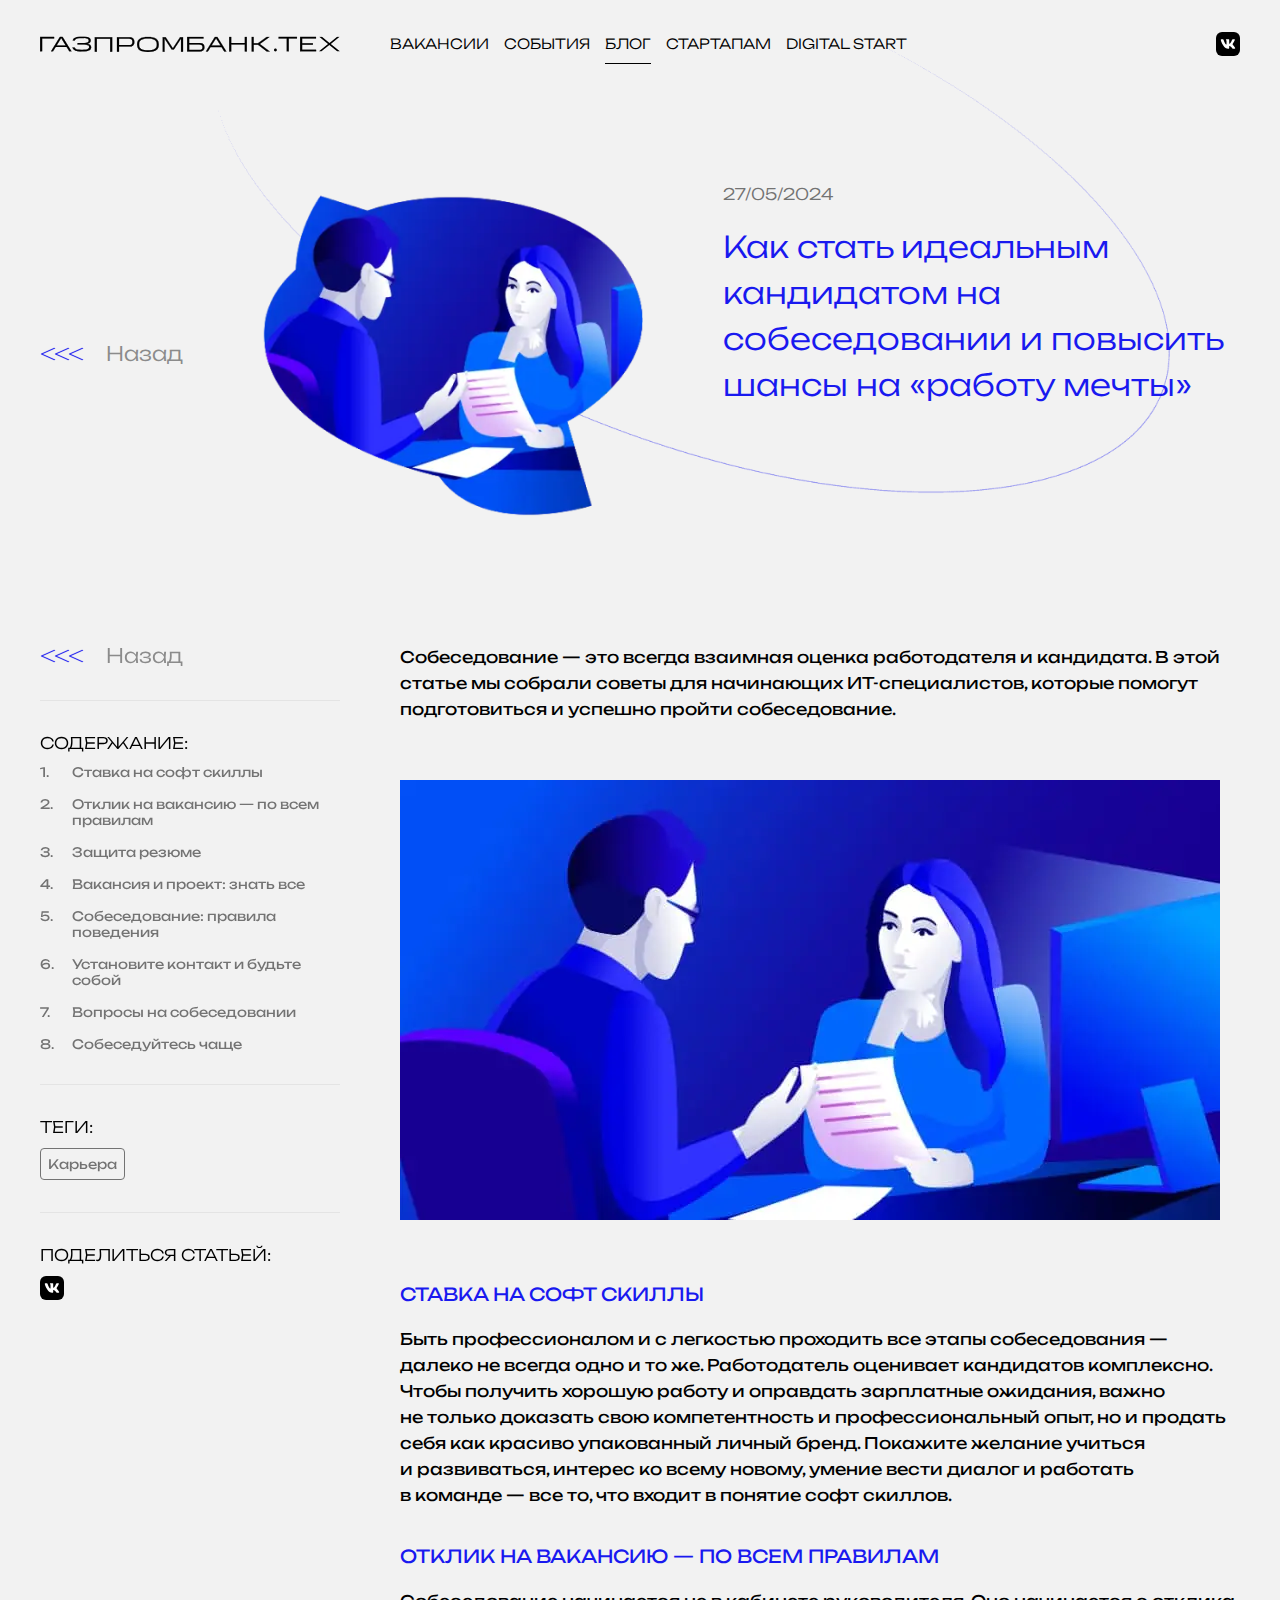
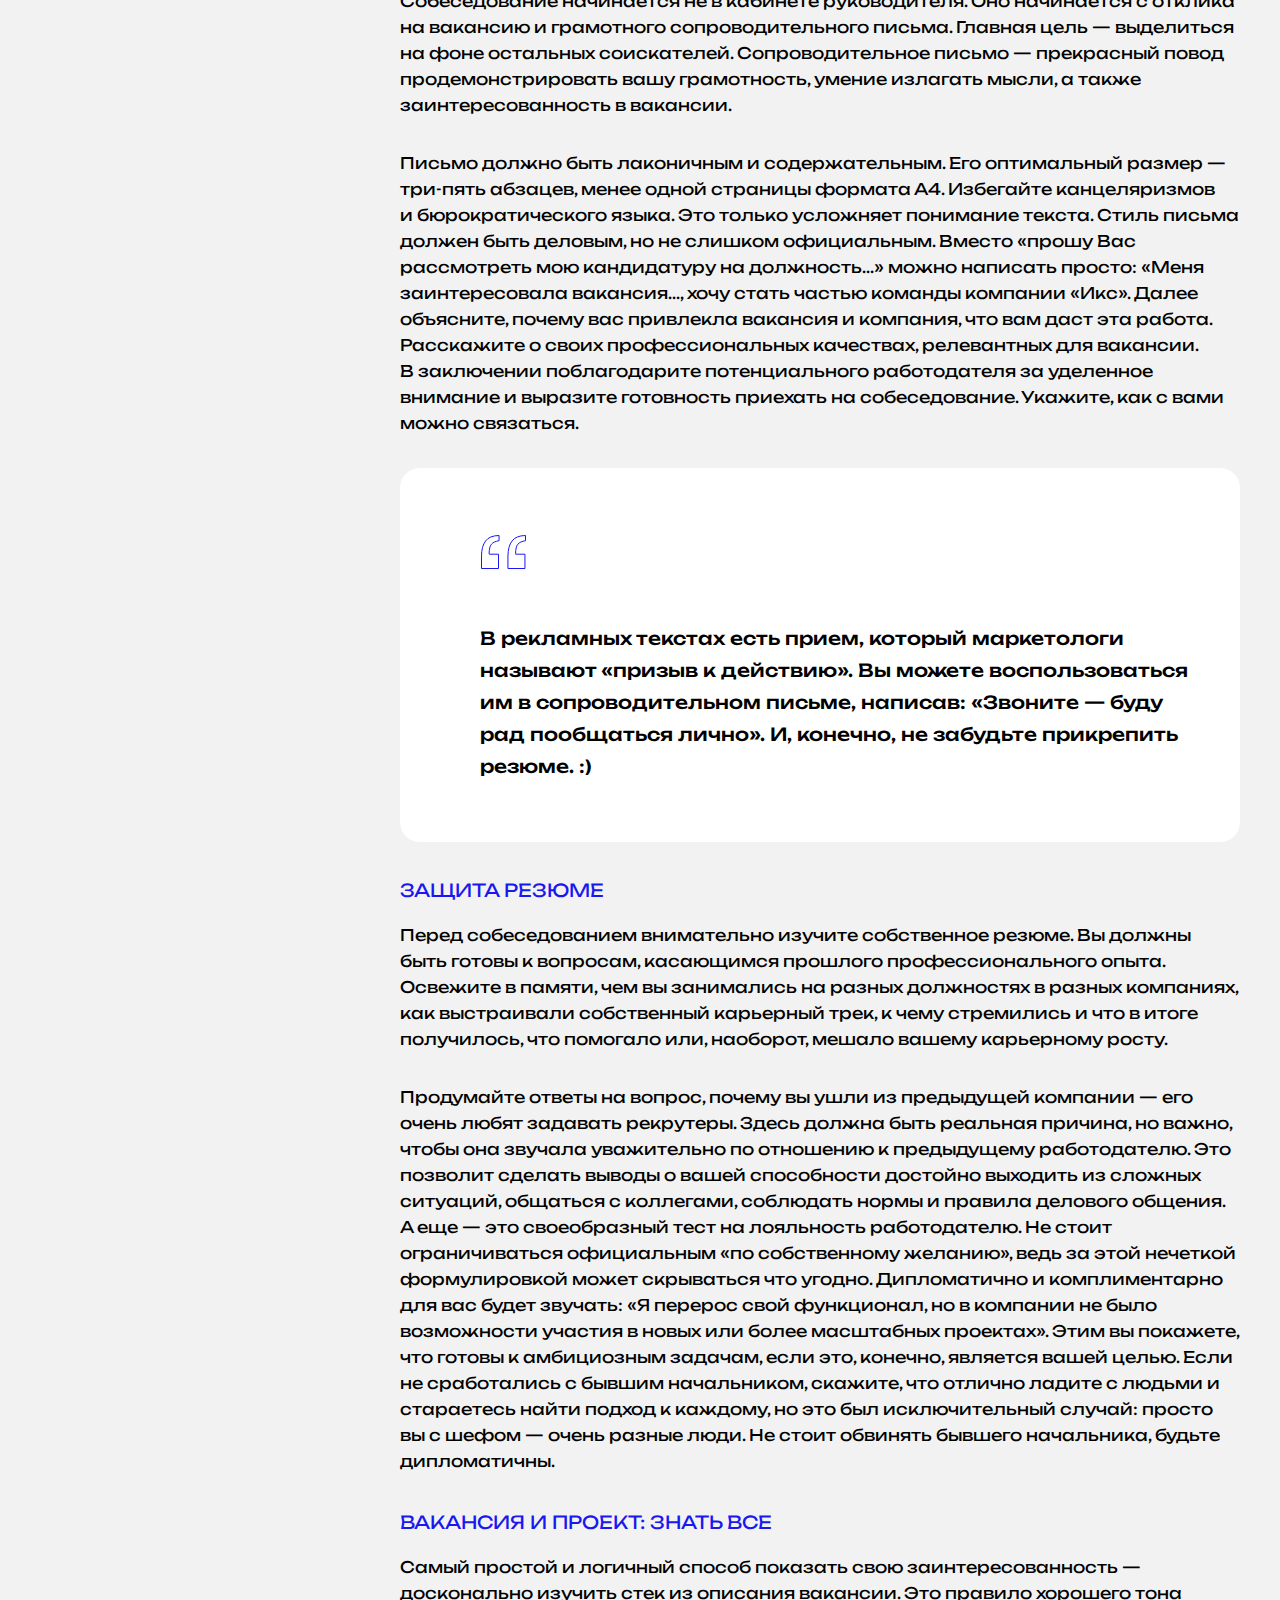
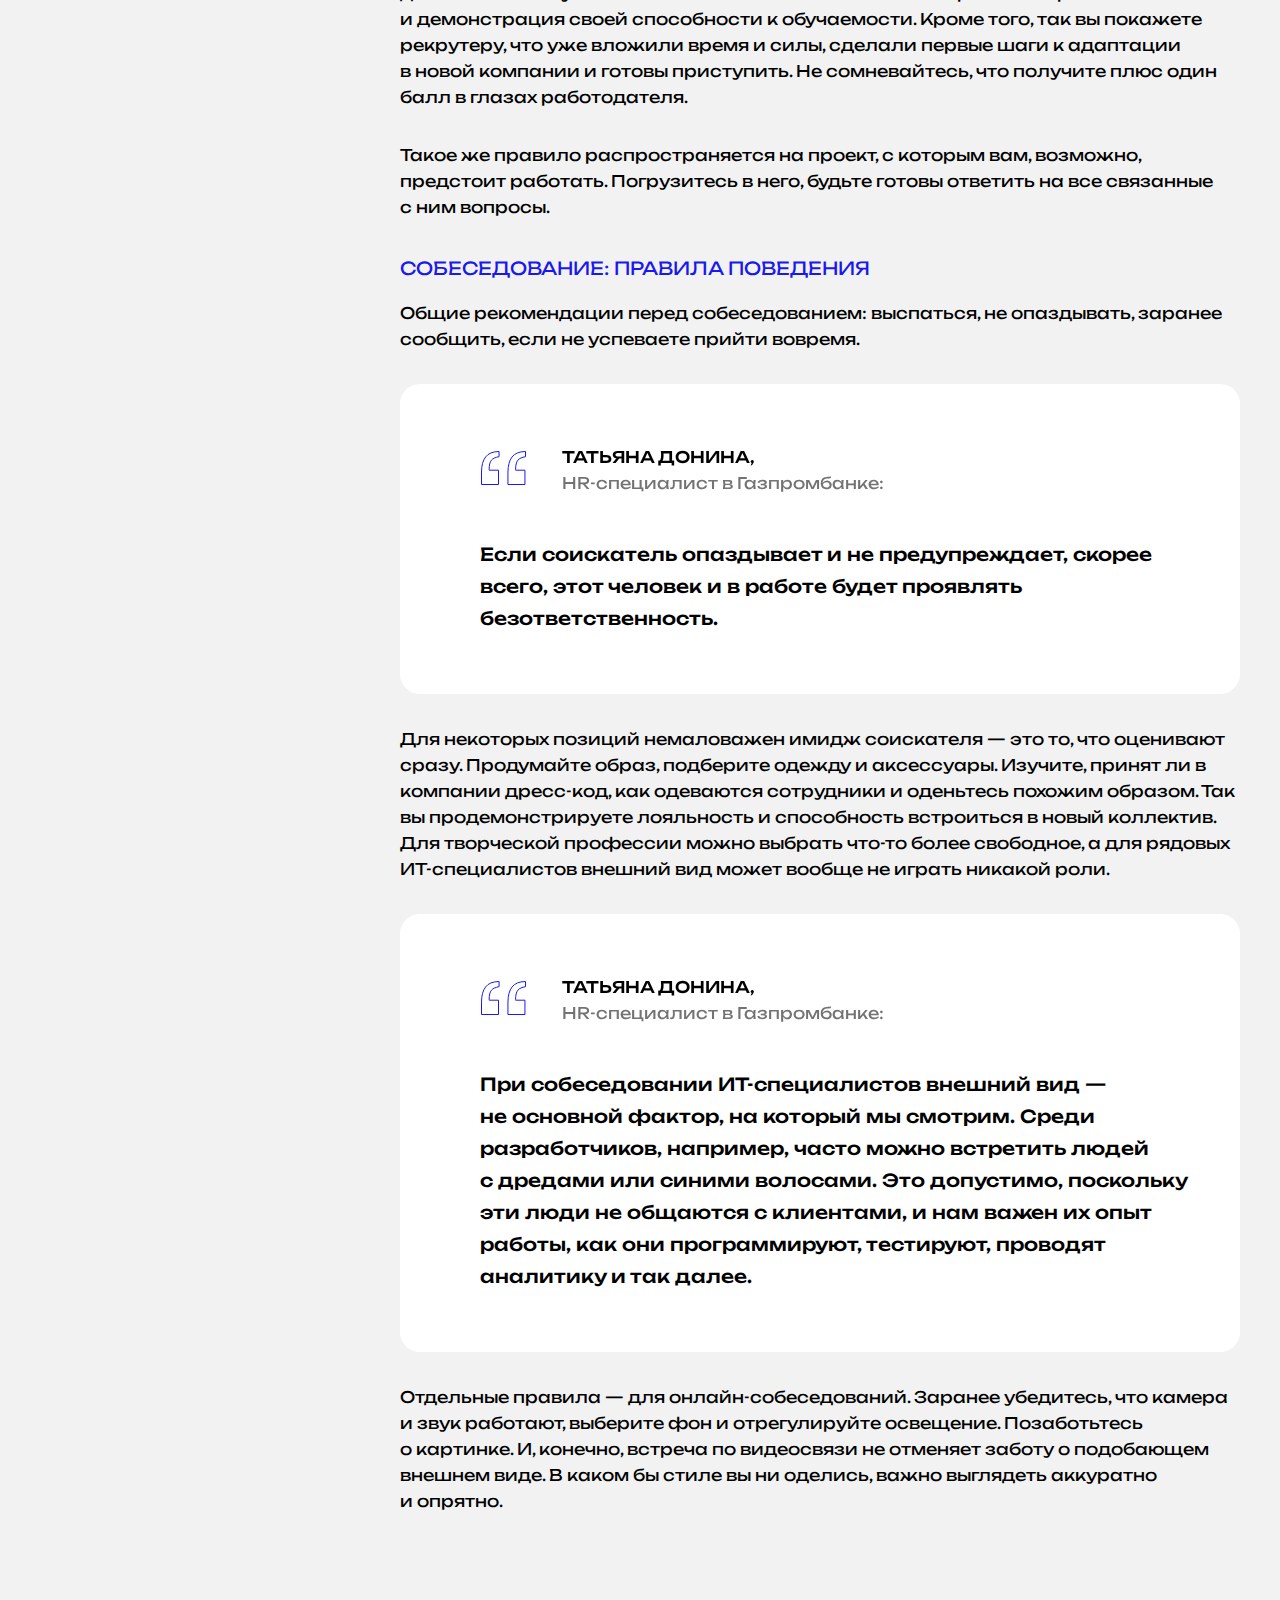
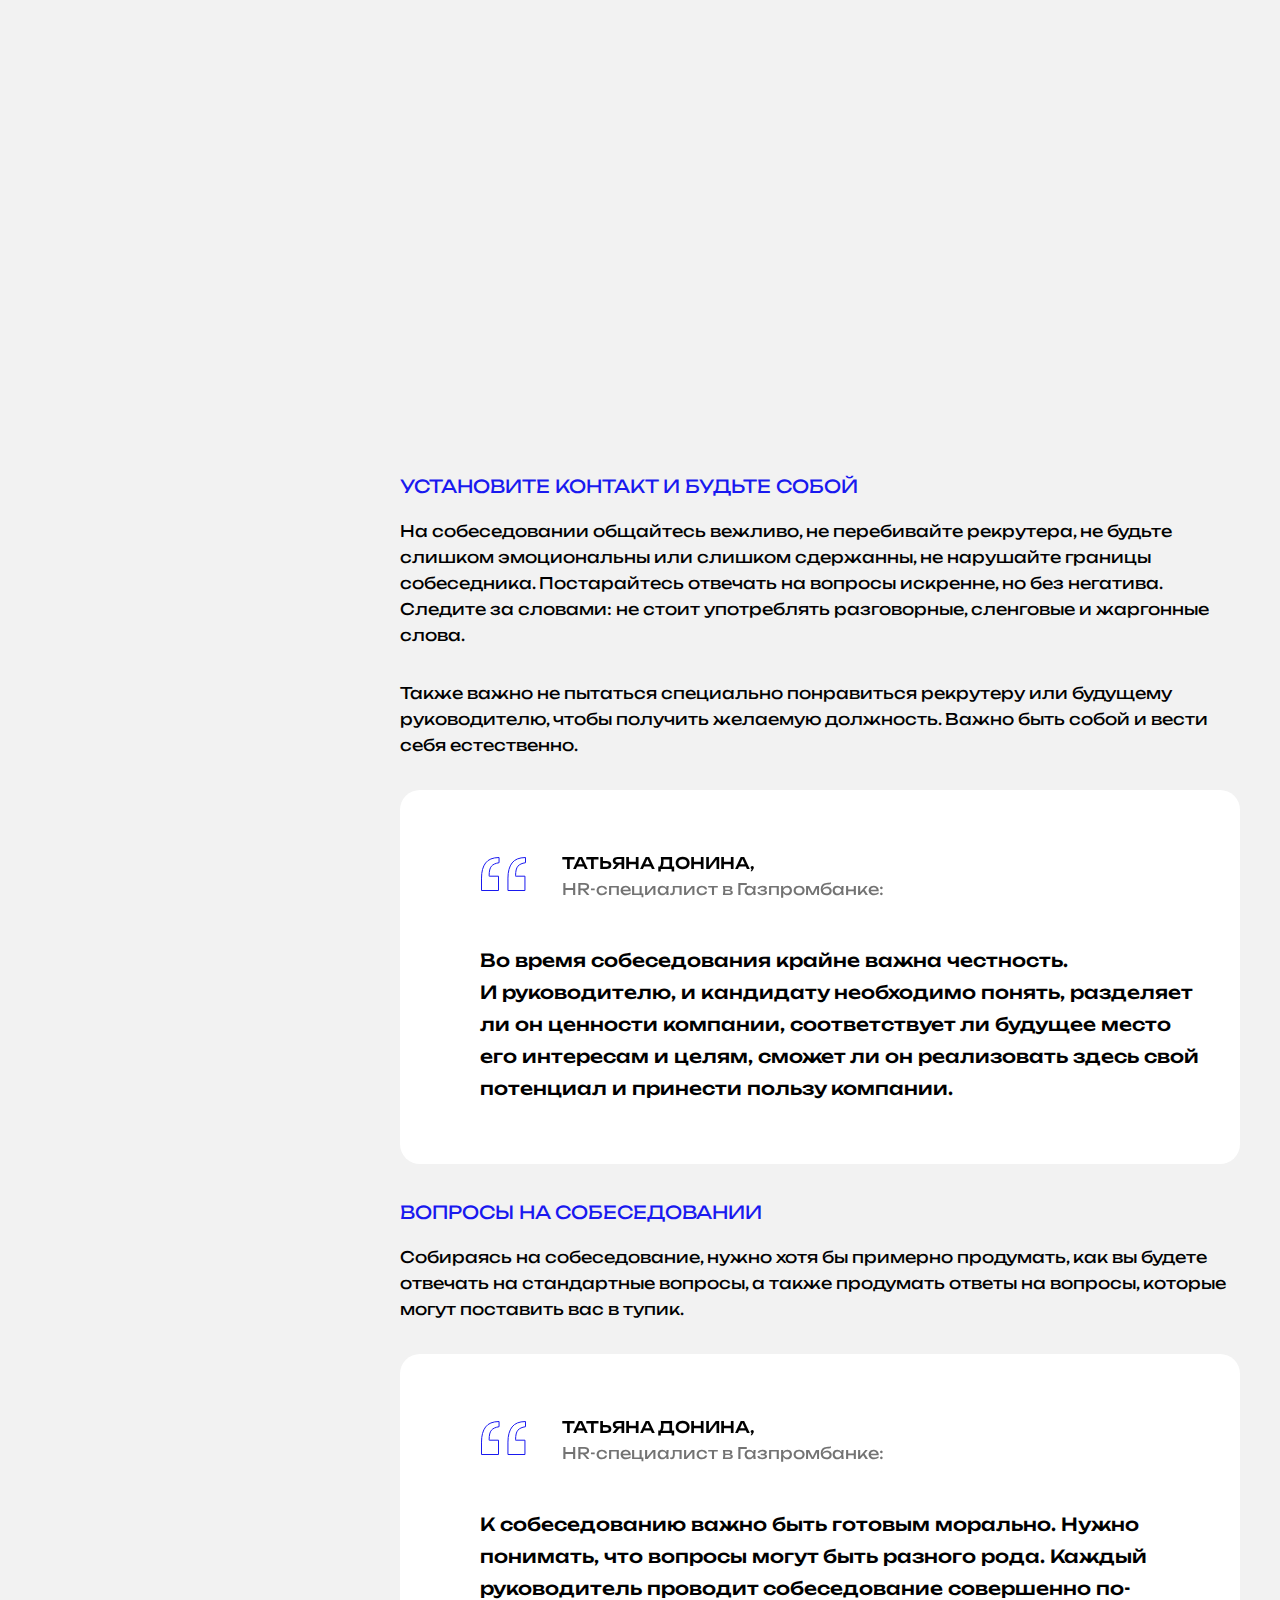
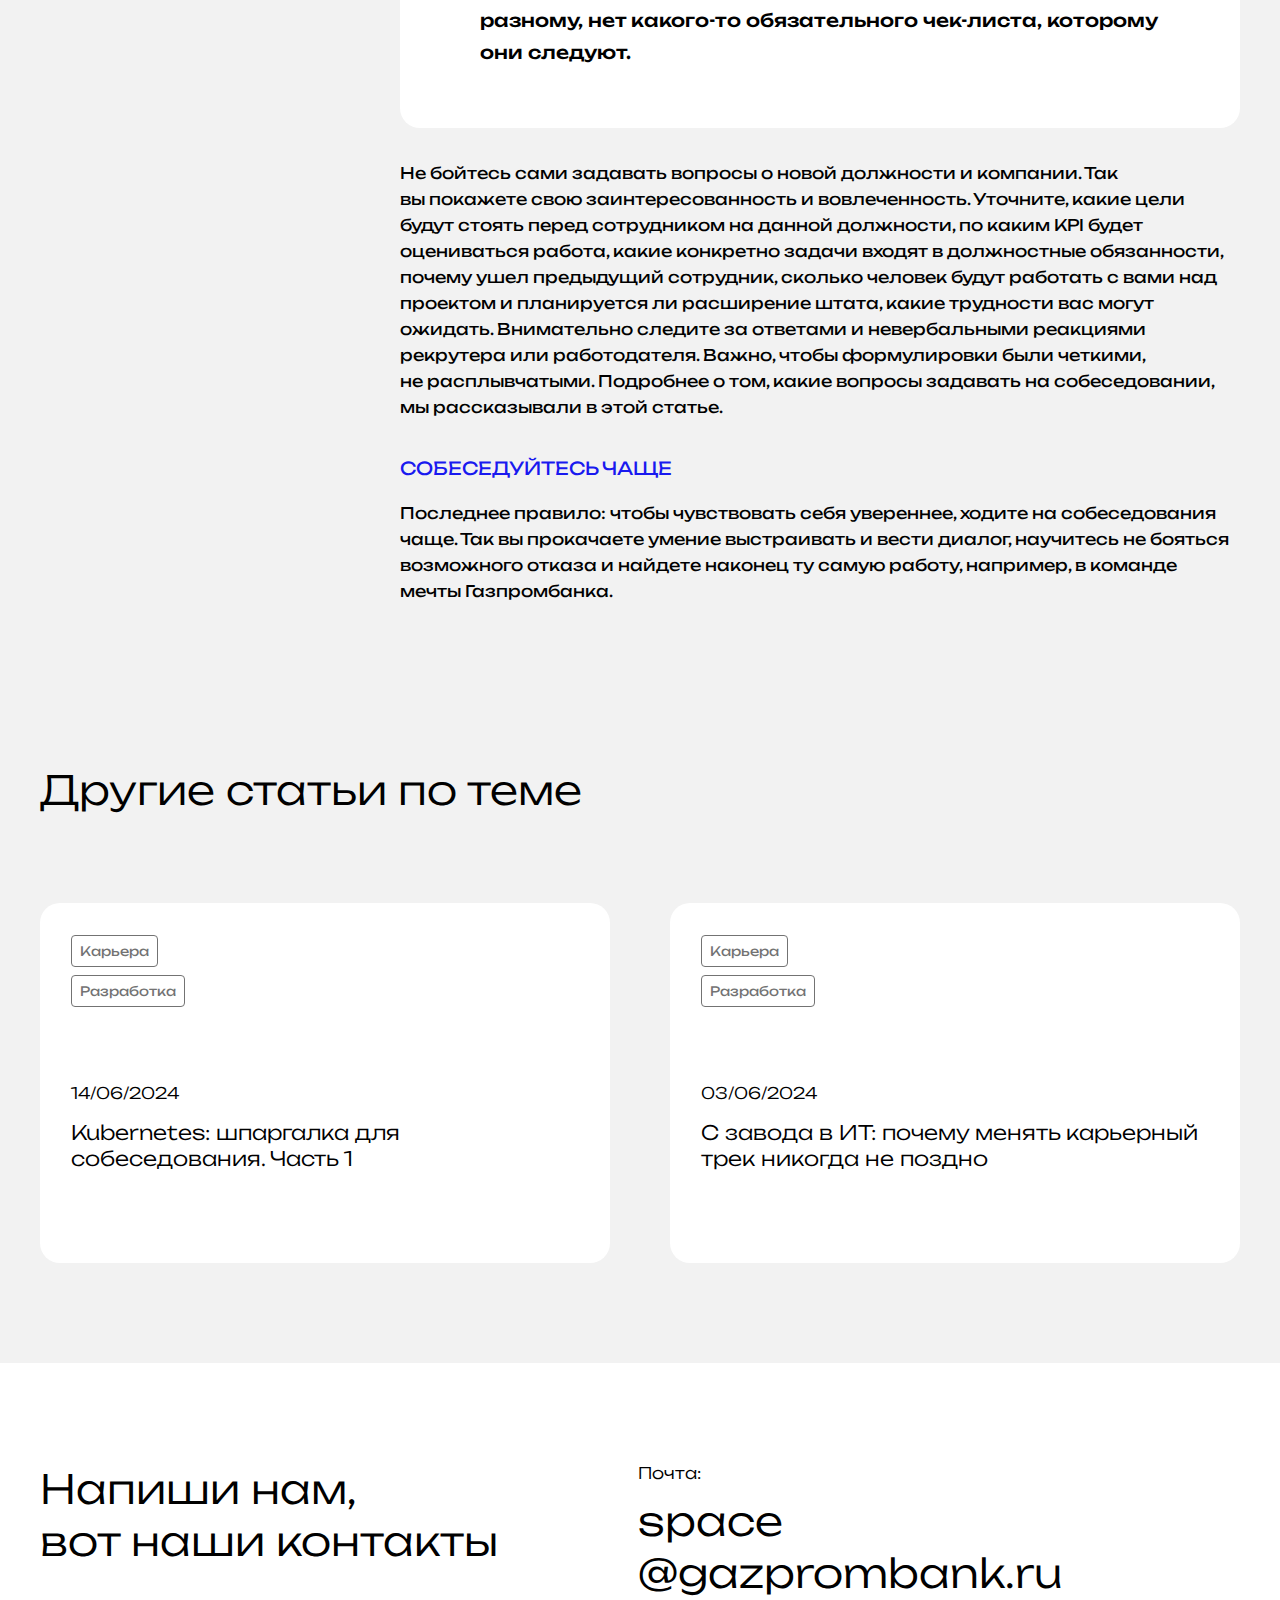
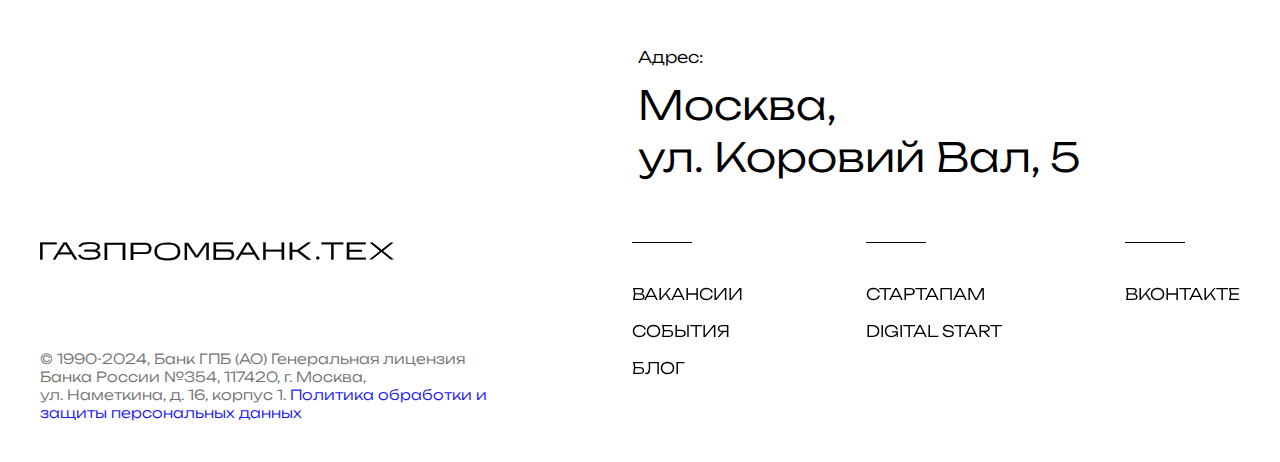
<file: index.html>
<!DOCTYPE html>
<html lang="ru">

<head>
  <meta charset="UTF-8">
  <meta name="viewport" content="width=device-width, initial-scale=1.0">
  <meta http-equiv="X-UA-Compatible" content="ie=edge">
  <link rel="stylesheet" href="css/style.css">
  <link rel="icon" type="image/png" href="favicon/favicon-96x96.png" sizes="96x96" />
  <link rel="icon" type="image/svg+xml" href="favicon/favicon.svg" />
  <link rel="shortcut icon" href="favicon/favicon.ico" />
  <link rel="apple-touch-icon" sizes="180x180" href="favicon/apple-touch-icon.png" />
  <meta name="apple-mobile-web-app-title" content="MyWebSite" />
  <link rel="manifest" href="site.webmanifest" />
  <link rel="preload" href="fonts/Unbounded-Light.woff2" as="font" crossorigin="anonymous" />
  <link rel="preload" href="fonts/Unbounded-Regular.woff2" as="font" crossorigin="anonymous" />
  <link rel="preload" href="fonts/Unbounded-Medium.woff2" as="font" crossorigin="anonymous" />
  <title>Как стать идеальным кандидатом на собеседовании - Газпромбанк.Тех</title>
</head>

<body>
  <header class="header">
    <div class="container">
      <div class="header__wrapper">
        <a class="header__logo" href="#" aria-label="Логотип-ссылка на главную страницу">
          <svg class="header__logo-icon" width="354" height="19" aria-hidden="true">
            <use xlink:href="images/sprite.svg#icon-logo-header"></use>
          </svg>
        </a>
        <button class="header__burger burger" aria-label="Открыть бургер меню">
          <svg width="32" height="32" aria-hidden="true">
            <use xlink:href="images/sprite.svg#icon-burger"></use>
          </svg>
        </button>
        <nav class="main-nav">
          <ul class="main-nav__list">
            <li class="main-nav__item">
              <a class="main-nav__link" href="#">Вакансии</a>
            </li>
            <li class="main-nav__item">
              <a class="main-nav__link" href="#">события</a>
            </li>
            <li class="main-nav__item">
              <a class="main-nav__link main-nav__link--active" href="blog.html">блог</a>
            </li>
            <li class="main-nav__item">
              <a class="main-nav__link" href="#">стартапам</a>
            </li>
            <li class="main-nav__item">
              <a class="main-nav__link" href="#">digital start</a>
            </li>
          </ul>
        </nav>
        <ul class="header__social">
          <li class="header__social-item">
            <a class="header__social-link" href="#" aria-label="Ссылка на VK">
              <svg width="24" height="24" aria-hidden="true">
                <use xlink:href="images/sprite.svg#icon-vk"></use>
              </svg>
            </a>
          </li>
        </ul>
      </div>
    </div>
  </header>
  <main>
    <section class="article-hero">
      <div class="article-hero__decor">
        <picture>
          <source media="(max-width: 767px)" srcset="images/article-decor-mobile.png">
          <source media="(max-width: 1023px)" srcset="images/article-decor-tablet.png">
          <img class="article-hero__decor-img" src="images/article-decor.png" width="1214" height="577"
            alt="Декоративный элемент">
        </picture>
      </div>
      <div class="container">
        <div class="article-hero__wrapper">
          <a class="article-hero__back link-back" href="blog.html">
            <svg class="link-back__icon" width="46" height="14" aria-hidden="true">
              <use xlink:href="images/sprite.svg#icon-arrow-left"></use>
            </svg>
            <span class="link-back__text">Назад</span>
          </a>
          <div class="article-hero__picture">
            <picture>
              <source type="image/webp" media="(max-width: 767px)"
                srcset="images/article-hero-mobile.webp 1x, images/article-hero-mobile@2x.webp 2x">
              <source type="image/webp" media="(max-width: 1023px)"
                srcset="images/article-hero-tablet.webp 1x, images/article-hero-tablet@2x.webp 2x">
              <source type="image/webp" srcset="images/article-hero.webp 1x, images/article-hero@2x.webp 2x">
              <source media="(max-width: 767px)"
                srcset="images/article-hero-mobile.png 1x, images/article-hero-mobile@2x.png 2x">
              <source media="(max-width: 1023px)"
                srcset="images/article-hero-tablet.png 1x, images/article-hero-tablet@2x.png 2x">
              <img class="article-hero__img" src="images/article-hero.png" srcset="images/article-hero@2x.png 2x"
                height="440" width="440" alt="Иллюстрация новости">
            </picture>
          </div>
          <div class="article-hero__info">
            <span class="article-hero__date">27/05/2024</span>
            <h1 class="article-hero__title">Как стать идеальным кандидатом на собеседовании и повысить шансы
              на&nbsp;&laquo;работу
              мечты&raquo;</h1>
          </div>
        </div>
      </div>
    </section>
    <section class="article">
      <h2 class="visually-hidden">Как стать идеальным кандидатом на&nbsp;собеседовании и&nbsp;повысить шансы
        на&nbsp;&laquo;работу мечты&raquo;
      </h2>
      <div class="container">
        <div class="article__wrapper">
          <aside class="article-aside">
            <a class="article-aside__back link-back" href="blog.html">
              <svg class="link-back__icon" width="46" height="14" aria-hidden="true">
                <use xlink:href="images/sprite.svg#icon-arrow-left"></use>
              </svg>
              <span class="link-back__text">Назад</span>
            </a>
            <h2 class="article-aside__title article-aside__title--tablet-none">Содержание:</h2>
            <ul class="article-aside__list">
              <li class="article-aside__item" tabindex="0">
                <a href="#softskills" class="article-aside__link">Ставка на&nbsp;софт скиллы</a>
              </li>
              <li class="article-aside__item" tabindex="0">
                <a href="#reply" class="article-aside__link">Отклик на&nbsp;вакансию&nbsp;&mdash; по&nbsp;всем
                  правилам</a>
              </li>
              <li class="article-aside__item" tabindex="0">
                <a href="#protect" class="article-aside__link">Защита резюме</a>
              </li>
              <li class="article-aside__item" tabindex="0">
                <a href="#vacancy" class="article-aside__link">Вакансия и&nbsp;проект: знать все</a>
              </li>
              <li class="article-aside__item" tabindex="0">
                <a href="#interview" class="article-aside__link">Собеседование: правила поведения</a>
              </li>
              <li class="article-aside__item" tabindex="0">
                <a href="#contact" class="article-aside__link">Установите контакт и&nbsp;будьте собой</a>
              </li>
              <li class="article-aside__item" tabindex="0">
                <a href="#questions" class="article-aside__link">Вопросы на&nbsp;собеседовании</a>
              </li>
              <li class="article-aside__item" tabindex="0">
                <a href="#practice" class="article-aside__link">Собеседуйтесь чаще</a>
              </li>
            </ul>
            <div class="article-aside__inner">
              <h2 class="article-aside__title">ТЕГИ:</h2>
              <ul class="article-aside__tags">
                <li class="article-aside__tag-item">
                  <span class="article-aside__tag">Карьера</span>
                </li>
              </ul>
            </div>
            <div class="article-aside__inner">
              <h2 class="article-aside__title">ПОДЕЛИТЬСЯ СТАТЬЕЙ:</h2>
              <ul class="article-aside__social">
                <li class="article-aside__social-item">
                  <a href="#" class="article-aside__social-link" aria-label="Ссылка на ВК">
                    <svg width="24" height="24" aria-hidden="true">
                      <use xlink:href="images/sprite.svg#icon-vk"></use>
                    </svg>
                  </a>
                </li>
              </ul>
            </div>
          </aside>
          <div class="article__text-block">
            <p class="article__text">Собеседование&nbsp;&mdash; это всегда взаимная оценка работодателя
              и&nbsp;кандидата. В&nbsp;этой статье
              мы&nbsp;собрали советы для начинающих ИТ-специалистов, которые помогут подготовиться и&nbsp;успешно пройти
              собеседование.</p>
            <picture>
              <source type="image/webp" media="(max-width: 767px)"
                srcset="images/article-img-1-mobile.webp 1x, images/article-img-1-mobile@2x.webp 2x">
              <source type="image/webp" media="(max-width: 1023px)"
                srcset="images/article-img-1-tablet.webp 1x, images/article-img-1-tablet@2x.webp 2x">
              <source type="image/webp" srcset="images/article-img-1.webp 1x, images/article-img-1@2x.webp 2x">
              <source media="(max-width: 767px)"
                srcset="images/article-img-1-mobile.jpg 1x, images/article-img-1-mobile@2x.jpg 2x">
              <source media="(max-width: 1023px)"
                srcset="images/article-img-1-tablet.jpg 1x, images/article-img-1-tablet@2x.jpg 2x">
              <img loading="lazy" class="article__img" src="images/article-img-1.jpg"
                srcset="images/article-img-1@2x.jpg 2x" height="820" width="440" alt="Иллюстрация новости">
            </picture>
            <h2 class="article__heading" id="softskills">Ставка на&nbsp;софт скиллы</h2>
            <p class="article__text">Быть профессионалом и&nbsp;с&nbsp;легкостью проходить все этапы
              собеседования&nbsp;&mdash; далеко не
              всегда одно и&nbsp;то&nbsp;же. Работодатель оценивает кандидатов комплексно. Чтобы получить хорошую работу
              и
              оправдать зарплатные ожидания, важно не&nbsp;только доказать свою компетентность и&nbsp;профессиональный
              опыт, но&nbsp;и
              продать себя как красиво упакованный личный бренд. Покажите желание учиться и&nbsp;развиваться, интерес ко
              всему новому, умение вести диалог и&nbsp;работать в&nbsp;команде&nbsp;&mdash; все&nbsp;то, что входит
              в&nbsp;понятие софт скиллов.</p>
            <h2 class="article__heading" id="reply">Отклик на&nbsp;вакансию&nbsp;&mdash; по&nbsp;всем правилам</h2>
            <p class="article__text">Собеседование начинается не&nbsp;в&nbsp;кабинете руководителя. Оно начинается
              с&nbsp;отклика на
              вакансию и&nbsp;грамотного сопроводительного письма. Главная цель&nbsp;&mdash; выделиться на&nbsp;фоне
              остальных соискателей.
              Сопроводительное письмо&nbsp;&mdash; прекрасный повод продемонстрировать вашу грамотность, умение излагать
              мысли, а
              также заинтересованность в&nbsp;вакансии.</p>
            <p class="article__text">Письмо должно быть лаконичным и&nbsp;содержательным. Его оптимальный
              размер&nbsp;&mdash; три-пять
              абзацев, менее одной страницы формата А4. Избегайте канцеляризмов и&nbsp;бюрократического языка. Это
              только
              усложняет понимание текста. Стиль письма должен быть деловым, но&nbsp;не&nbsp;слишком официальным. Вместо
              &laquo;прошу Вас
              рассмотреть мою кандидатуру на&nbsp;должность...&raquo; можно написать просто: &laquo;Меня заинтересовала
              вакансия..., хочу
              стать частью команды компании &laquo;Икс&raquo;. Далее объясните, почему вас привлекла вакансия
              и&nbsp;компания, что вам
              даст эта работа. Расскажите о&nbsp;своих профессиональных качествах, релевантных для вакансии.
              В&nbsp;заключении
              поблагодарите потенциального работодателя за&nbsp;уделенное внимание и&nbsp;выразите готовность приехать
              на
              собеседование. Укажите, как с&nbsp;вами можно связаться.</p>
            <blockquote class="article__blockquote">
              <div class="article__blockquote-inner">
                <svg class="article__blockquote-icon" width="48" height="48" aria-hidden="true">
                  <use xlink:href="images/sprite.svg#icon-quote"></use>
                </svg>
              </div>
              <p class="article__blockquote-text">В&nbsp;рекламных текстах есть прием, который маркетологи называют
                &laquo;призыв к
                действию&raquo;. Вы&nbsp;можете воспользоваться им&nbsp;в&nbsp;сопроводительном письме, написав:
                &laquo;Звоните&nbsp;&mdash; буду рад
                пообщаться лично&raquo;. И, конечно, не&nbsp;забудьте прикрепить резюме. :)</p>
            </blockquote>
            <h2 class="article__heading" id="protect">Защита резюме</h2>
            <p class="article__text">Перед собеседованием внимательно изучите собственное резюме. Вы&nbsp;должны быть
              готовы
              к&nbsp;вопросам, касающимся прошлого профессионального опыта. Освежите в&nbsp;памяти, чем
              вы&nbsp;занимались на&nbsp;разных
              должностях в&nbsp;разных компаниях, как выстраивали собственный карьерный трек, к&nbsp;чему стремились
              и&nbsp;что в&nbsp;итоге
              получилось, что помогало или, наоборот, мешало вашему карьерному росту.</p>
            <p class="article__text">Продумайте ответы на&nbsp;вопрос, почему вы&nbsp;ушли из&nbsp;предыдущей
              компании&nbsp;&mdash; его очень
              любят задавать рекрутеры. Здесь должна быть реальная причина, но&nbsp;важно, чтобы она звучала уважительно
              по
              отношению к&nbsp;предыдущему работодателю. Это позволит сделать выводы о&nbsp;вашей способности достойно
              выходить из
              сложных ситуаций, общаться с&nbsp;коллегами, соблюдать нормы и&nbsp;правила делового общения.
              А&nbsp;еще&nbsp;&mdash; это
              своеобразный тест на&nbsp;лояльность работодателю. Не&nbsp;стоит ограничиваться официальным
              &laquo;по&nbsp;собственному
              желанию&raquo;, ведь за&nbsp;этой нечеткой формулировкой может скрываться что угодно. Дипломатично
              и&nbsp;комплиментарно
              для вас будет звучать: &laquo;Я&nbsp;перерос свой функционал, но&nbsp;в&nbsp;компании не&nbsp;было
              возможности участия в&nbsp;новых или
              более масштабных проектах&raquo;. Этим вы&nbsp;покажете, что готовы к&nbsp;амбициозным задачам, если это,
              конечно,
              является вашей целью. Если не&nbsp;сработались с&nbsp;бывшим начальником, скажите, что отлично ладите
              с&nbsp;людьми и
              стараетесь найти подход к&nbsp;каждому, но&nbsp;это был исключительный случай: просто
              вы&nbsp;с&nbsp;шефом&nbsp;&mdash; очень разные
              люди. Не&nbsp;стоит обвинять бывшего начальника, будьте дипломатичны.</p>
            <h2 class="article__heading" id="vacancy">Вакансия и&nbsp;проект: знать все</h2>
            <p class="article__text">Самый простой и&nbsp;логичный способ показать свою заинтересованность&nbsp;&mdash;
              досконально
              изучить стек из&nbsp;описания вакансии. Это правило хорошего тона и&nbsp;демонстрация своей способности к
              обучаемости. Кроме того, так вы&nbsp;покажете рекрутеру, что уже вложили время и&nbsp;силы, сделали первые
              шаги к
              адаптации в&nbsp;новой компании и&nbsp;готовы приступить. Не&nbsp;сомневайтесь, что получите плюс один
              балл в&nbsp;глазах
              работодателя.</p>
            <p class="article__text">Такое&nbsp;же правило распространяется на&nbsp;проект, с&nbsp;которым вам,
              возможно, предстоит
              работать. Погрузитесь в&nbsp;него, будьте готовы ответить на&nbsp;все связанные с&nbsp;ним вопросы.</p>
            <h2 class="article__heading" id="interview">Собеседование: правила поведения</h2>
            <p class="article__text">Общие рекомендации перед собеседованием: выспаться, не&nbsp;опаздывать, заранее
              сообщить, если не&nbsp;успеваете прийти вовремя.</p>
            <blockquote class="article__blockquote">
              <div class="article__blockquote-inner">
                <svg class="article__blockquote-icon" width="48" height="48" aria-hidden="true">
                  <use xlink:href="images/sprite.svg#icon-quote"></use>
                </svg>
                <h3 class="article__blockquote-name">ТАТЬЯНА ДОНИНА,</h3>
                <span class="article__blockquote-position">HR-специалист в Газпромбанке:</span>
              </div>
              <p class="article__blockquote-text">Если соискатель опаздывает и&nbsp;не&nbsp;предупреждает, скорее всего,
                этот
                человек и&nbsp;в&nbsp;работе будет проявлять безответственность.</p>
            </blockquote>
            <p class="article__text">Для некоторых позиций немаловажен имидж соискателя&nbsp;&mdash; это&nbsp;то, что
              оценивают сразу.
              Продумайте образ, подберите одежду и аксессуары. Изучите, принят&nbsp;ли в компании дресс-код,
              как одеваются
              сотрудники и оденьтесь похожим образом. Так вы&nbsp;продемонстрируете лояльность и способность
              встроиться в
              новый коллектив. Для творческой профессии можно выбрать что-то более свободное, а&nbsp;для рядовых
              ИТ-специалистов внешний вид может вообще не&nbsp;играть никакой роли.</p>
            <blockquote class="article__blockquote">
              <div class="article__blockquote-inner">
                <svg class="article__blockquote-icon" width="48" height="48" aria-hidden="true">
                  <use xlink:href="images/sprite.svg#icon-quote"></use>
                </svg>
                <h3 class="article__blockquote-name">ТАТЬЯНА ДОНИНА,</h3>
                <span class="article__blockquote-position">HR-специалист в&nbsp;Газпромбанке:</span>
              </div>
              <p class="article__blockquote-text">При собеседовании ИТ-специалистов внешний вид&nbsp;&mdash;
                не&nbsp;основной фактор, на
                который мы&nbsp;смотрим. Среди разработчиков, например, часто можно встретить людей с&nbsp;дредами или
                синими
                волосами. Это допустимо, поскольку эти люди не&nbsp;общаются с&nbsp;клиентами, и&nbsp;нам важен
                их&nbsp;опыт работы, как они
                программируют, тестируют, проводят аналитику и&nbsp;так далее.</p>
            </blockquote>
            <p class="article__text">Отдельные правила&nbsp;&mdash; для онлайн-собеседований. Заранее убедитесь, что
              камера и&nbsp;звук
              работают, выберите фон и&nbsp;отрегулируйте освещение. Позаботьтесь о&nbsp;картинке. И, конечно, встреча
              по
              видеосвязи не&nbsp;отменяет заботу о&nbsp;подобающем внешнем виде. В&nbsp;каком&nbsp;бы стиле
              вы&nbsp;ни&nbsp;оделись, важно выглядеть
              аккуратно и&nbsp;опрятно.</p>
            <picture>
              <source type="image/webp" media="(max-width: 767px)"
                srcset="images/article-img-2-mobile.webp 1x, images/article-img-2-mobile@2x.webp 2x">
              <source type="image/webp" media="(max-width: 1023px)"
                srcset="images/article-img-2-tablet.webp 1x, images/article-img-2-tablet@2x.webp 2x">
              <source type="image/webp" srcset="images/article-img-2.webp 1x, images/article-img-2@2x.webp 2x">
              <source media="(max-width: 767px)"
                srcset="images/article-img-2-mobile.jpg 1x, images/article-img-2-mobile@2x.jpg 2x">
              <source media="(max-width: 1023px)"
                srcset="images/article-img-2-tablet.jpg 1x, images/article-img-2-tablet@2x.jpg 2x">
              <img loading="lazy" class="article__img" src="images/article-img-2.jpg"
                srcset="images/article-img-2@2x.jpg 2x" height="820" width="440" alt="Иллюстрация новости">
            </picture>
            <h2 class="article__heading" id="contact">Установите контакт и&nbsp;будьте собой</h2>
            <p class="article__text">На&nbsp;собеседовании общайтесь вежливо, не&nbsp;перебивайте рекрутера,
              не&nbsp;будьте слишком
              эмоциональны или слишком сдержанны, не&nbsp;нарушайте границы собеседника. Постарайтесь отвечать
              на&nbsp;вопросы
              искренне, но&nbsp;без негатива. Следите за&nbsp;словами: не&nbsp;стоит употреблять разговорные, сленговые
              и&nbsp;жаргонные
              слова.</p>
            <p class="article__text">Также важно не&nbsp;пытаться специально понравиться рекрутеру или будущему
              руководителю,
              чтобы получить желаемую должность. Важно быть собой и&nbsp;вести себя естественно.</p>
            <blockquote class="article__blockquote">
              <div class="article__blockquote-inner">
                <svg class="article__blockquote-icon" width="48" height="48" aria-hidden="true">
                  <use xlink:href="images/sprite.svg#icon-quote"></use>
                </svg>
                <h3 class="article__blockquote-name">ТАТЬЯНА ДОНИНА,</h3>
                <span class="article__blockquote-position">HR-специалист в Газпромбанке:</span>
              </div>
              <p class="article__blockquote-text">Во время собеседования крайне важна честность.
                И&nbsp;руководителю, и
                кандидату необходимо понять, разделяет ли он ценности компании, соответствует&nbsp;ли будущее
                место его
                интересам и целям, сможет&nbsp;ли он реализовать здесь свой потенциал и принести пользу
                компании.</p>
            </blockquote>
            <h2 class="article__heading" id="questions">Вопросы на собеседовании</h2>
            <p class="article__text">Собираясь на&nbsp;собеседование, нужно хотя&nbsp;бы примерно продумать, как
              вы&nbsp;будете
              отвечать на&nbsp;стандартные вопросы, а&nbsp;также продумать ответы на&nbsp;вопросы, которые могут
              поставить вас в&nbsp;тупик.
            </p>
            <blockquote class="article__blockquote">
              <div class="article__blockquote-inner">
                <svg class="article__blockquote-icon" width="48" height="48" aria-hidden="true">
                  <use xlink:href="images/sprite.svg#icon-quote"></use>
                </svg>
                <h3 class="article__blockquote-name">ТАТЬЯНА ДОНИНА,</h3>
                <span class="article__blockquote-position">HR-специалист в Газпромбанке:</span>
              </div>
              <p class="article__blockquote-text">К&nbsp;собеседованию важно быть готовым морально. Нужно понимать, что
                вопросы могут быть разного рода. Каждый руководитель проводит собеседование совершенно по-разному, нет
                какого-то обязательного чек-листа, которому они следуют.</p>
            </blockquote>
            <p class="article__text">Не&nbsp;бойтесь сами задавать вопросы о&nbsp;новой должности и&nbsp;компании. Так
              вы&nbsp;покажете свою
              заинтересованность и&nbsp;вовлеченность. Уточните, какие цели будут стоять перед сотрудником
              на&nbsp;данной
              должности, по&nbsp;каким KPI будет оцениваться работа, какие конкретно задачи входят в&nbsp;должностные
              обязанности,
              почему ушел предыдущий сотрудник, сколько человек будут работать с&nbsp;вами над проектом
              и&nbsp;планируется&nbsp;ли
              расширение штата, какие трудности вас могут ожидать. Внимательно следите за&nbsp;ответами
              и&nbsp;невербальными
              реакциями рекрутера или работодателя. Важно, чтобы формулировки были четкими, не&nbsp;расплывчатыми.
              Подробнее
              о&nbsp;том, какие вопросы задавать на&nbsp;собеседовании, мы&nbsp;рассказывали в&nbsp;этой статье.</p>
            <h2 class="article__heading" id="practice">СОБЕСЕДУЙТЕСЬ ЧАЩЕ</h2>
            <p class="article__text">Последнее правило: чтобы чувствовать себя увереннее, ходите на&nbsp;собеседования
              чаще.
              Так вы&nbsp;прокачаете умение выстраивать и&nbsp;вести диалог, научитесь не&nbsp;бояться возможного отказа
              и&nbsp;найдете
              наконец ту&nbsp;самую работу, например, в&nbsp;команде мечты Газпромбанка.</p>
          </div>
        </div>
      </div>
    </section>
    <section class="see-more">
      <div class="container">
        <h2 class="see-more__title">Другие статьи по теме</h2>
        <ul class="see-more__list">
          <li class="see-more__item">
            <div class="blog-card">
              <picture>
                <source type="image/webp" media="(max-width: 767px)"
                  srcset="images/blog-img-mob-1.webp 1x, images/blog-img-mob-1@2x.webp 2x">
                <source type="image/webp" media="(max-width: 1023px)"
                  srcset="images/blog-img-tablet-1.webp 1x, images/blog-img-tablet-1@2x.webp 2x">
                <source type="image/webp" srcset="images/blog-img-1.webp 1x, images/blog-img-1@2x.webp 2x">
                <source media="(max-width: 767px)"
                  srcset="images/blog-img-mob-1.png 1x, images/blog-img-mob-1@2x.png 2x">
                <source media="(max-width: 1023px)"
                  srcset="images/blog-img-tablet-1.png 1x, images/blog-img-tablet-1@2x.png 2x">
                <img class="blog-card__img" src="images/blog-img-1.png" srcset="images/blog-img-1@2x.png 2x" width="228"
                  height="228" alt="Kubernetes: шпаргалка для собеседования. Часть&nbsp;1" loading="lazy">
              </picture>
              <ul class="blog-card__tags">
                <li class="blog-card__tag">Карьера</li>
                <li class="blog-card__tag">Разработка</li>
              </ul>
              <div class="blog-card__content">
                <p class="blog-card__date">14/06/2024</p>
                <a href="#" class="blog-card__title">Kubernetes: шпаргалка для собеседования. Часть&nbsp;1</a>
              </div>
              <a href="#" class="blog-card__link"></a>
            </div>
          </li>
          <li class="see-more__item">
            <div class="blog-card blog-card--top">
              <picture>
                <source type="image/webp" media="(max-width: 767px)"
                  srcset="images/blog-img-mob-2.webp 1x, images/blog-img-mob-2@2x.webp 2x">
                <source type="image/webp" media="(max-width: 1023px)"
                  srcset="images/blog-img-tablet-2.webp 1x, images/blog-img-tablet-2@2x.webp 2x">
                <source type="image/webp" srcset="images/blog-img-2.webp 1x, images/blog-img-2@2x.webp 2x">
                <source media="(max-width: 767px)"
                  srcset="images/blog-img-mob-2.png 1x, images/blog-img-mob-2@2x.png 2x">
                <source media="(max-width: 1023px)"
                  srcset="images/blog-img-tablet-2.png 1x, images/blog-img-tablet-2@2x.png 2x">
                <img class="blog-card__img" src="images/blog-img-2.png" srcset="images/blog-img-2@2x.png 2x" width="228"
                  height="228" alt="С&nbsp;завода в&nbsp;ИТ: почему менять карьерный трек
                  никогда не поздно" loading="lazy">
              </picture>
              <ul class="blog-card__tags">
                <li class="blog-card__tag">Карьера</li>
                <li class="blog-card__tag">Разработка</li>
              </ul>
              <div class="blog-card__content">
                <p class="blog-card__date">03/06/2024</p>
                <a href="#" class="blog-card__title">С&nbsp;завода в&nbsp;ИТ: почему менять карьерный трек
                  никогда не поздно</a>
              </div>
              <a href="#" class="blog-card__link"></a>
            </div>
          </li>
          <li class="see-more__item see-more__item--desktop">
            <div class="blog-card">
              <picture>
                <source type="image/webp" srcset="images/blog-img-7.webp 1x, images/blog-img-7@2x.webp 2x">
                <img class="blog-card__img" src="images/blog-img-7.png" srcset="images/blog-img-7@2x.png 2x" width="228"
                  height="228" alt="Проект Alumni; Как в Газпромбанке создали клуб бывших сотрудников" loading="lazy">
              </picture>
              <ul class="blog-card__tags">
                <li class="blog-card__tag">Карьера</li>
              </ul>
              <div class="blog-card__content">
                <p class="blog-card__date">24/04/2024</p>
                <a href="#" class="blog-card__title">Проект Alumni; Как в Газпромбанке создали клуб бывших
                  сотрудников</a>
              </div>
              <a href="#" class="blog-card__link"></a>
            </div>
          </li>
        </ul>
      </div>
    </section>
  </main>
  <footer class="footer">
    <div class="container">
      <div class="footer__columns">
        <div class="footer__column">
          <h2 class="footer__title">Напиши нам, вот&nbsp;наши контакты</h2>
        </div>
        <div class="footer__column">
          <div class="footer__contacts">
            <span class="footer__contacts-title">Почта:</span>
            <a class="footer__contacts-link" href="mailto:space@gazprombank.ru">space @gazprombank.ru</a>
          </div>
          <div class="footer__contacts">
            <span class="footer__contacts-title">Адрес:</span>
            <a class="footer__contacts-link" href="#">Москва, ул.&nbsp;Коровий Вал, 5</a>
          </div>
        </div>
      </div>
      <div class="footer__columns">
        <div class="footer__column">
          <a class="footer__logo" href="#" aria-label="Логотип-ссылка на главную страницу">
            <svg class="footer__logo-icon" width="354" height="19" aria-hidden="true">
              <use xlink:href="images/sprite.svg#icon-logo-header"></use>
            </svg>
          </a>
          <p class="footer__copyright">© 1990-2024, Банк ГПБ (АО) Генеральная лицензия Банка России №354, 117420, г.
            Москва, ул.&nbsp;Наметкина, д. 16, корпус 1. <a href="#" class="footer__copyright-link">Политика обработки и
              защиты персональных данных</a>
          </p>
        </div>
        <div class="footer__column">
          <div class="footer__navigation">
            <div class="footer__navigation-block">
              <a href="#" class="footer__navigation-link">Вакансии</a>
              <a href="#" class="footer__navigation-link">События</a>
              <a href="#" class="footer__navigation-link">Блог</a>
            </div>
            <div class="footer__navigation-block">
              <a href="#" class="footer__navigation-link">Стартапам</a>
              <a href="#" class="footer__navigation-link">Digital start</a>
            </div>
            <div class="footer__navigation-block">
              <a href="#" class="footer__navigation-link">Вконтакте</a>
            </div>
          </div>
        </div>
      </div>
    </div>
  </footer>
</body>

</html>
</file>
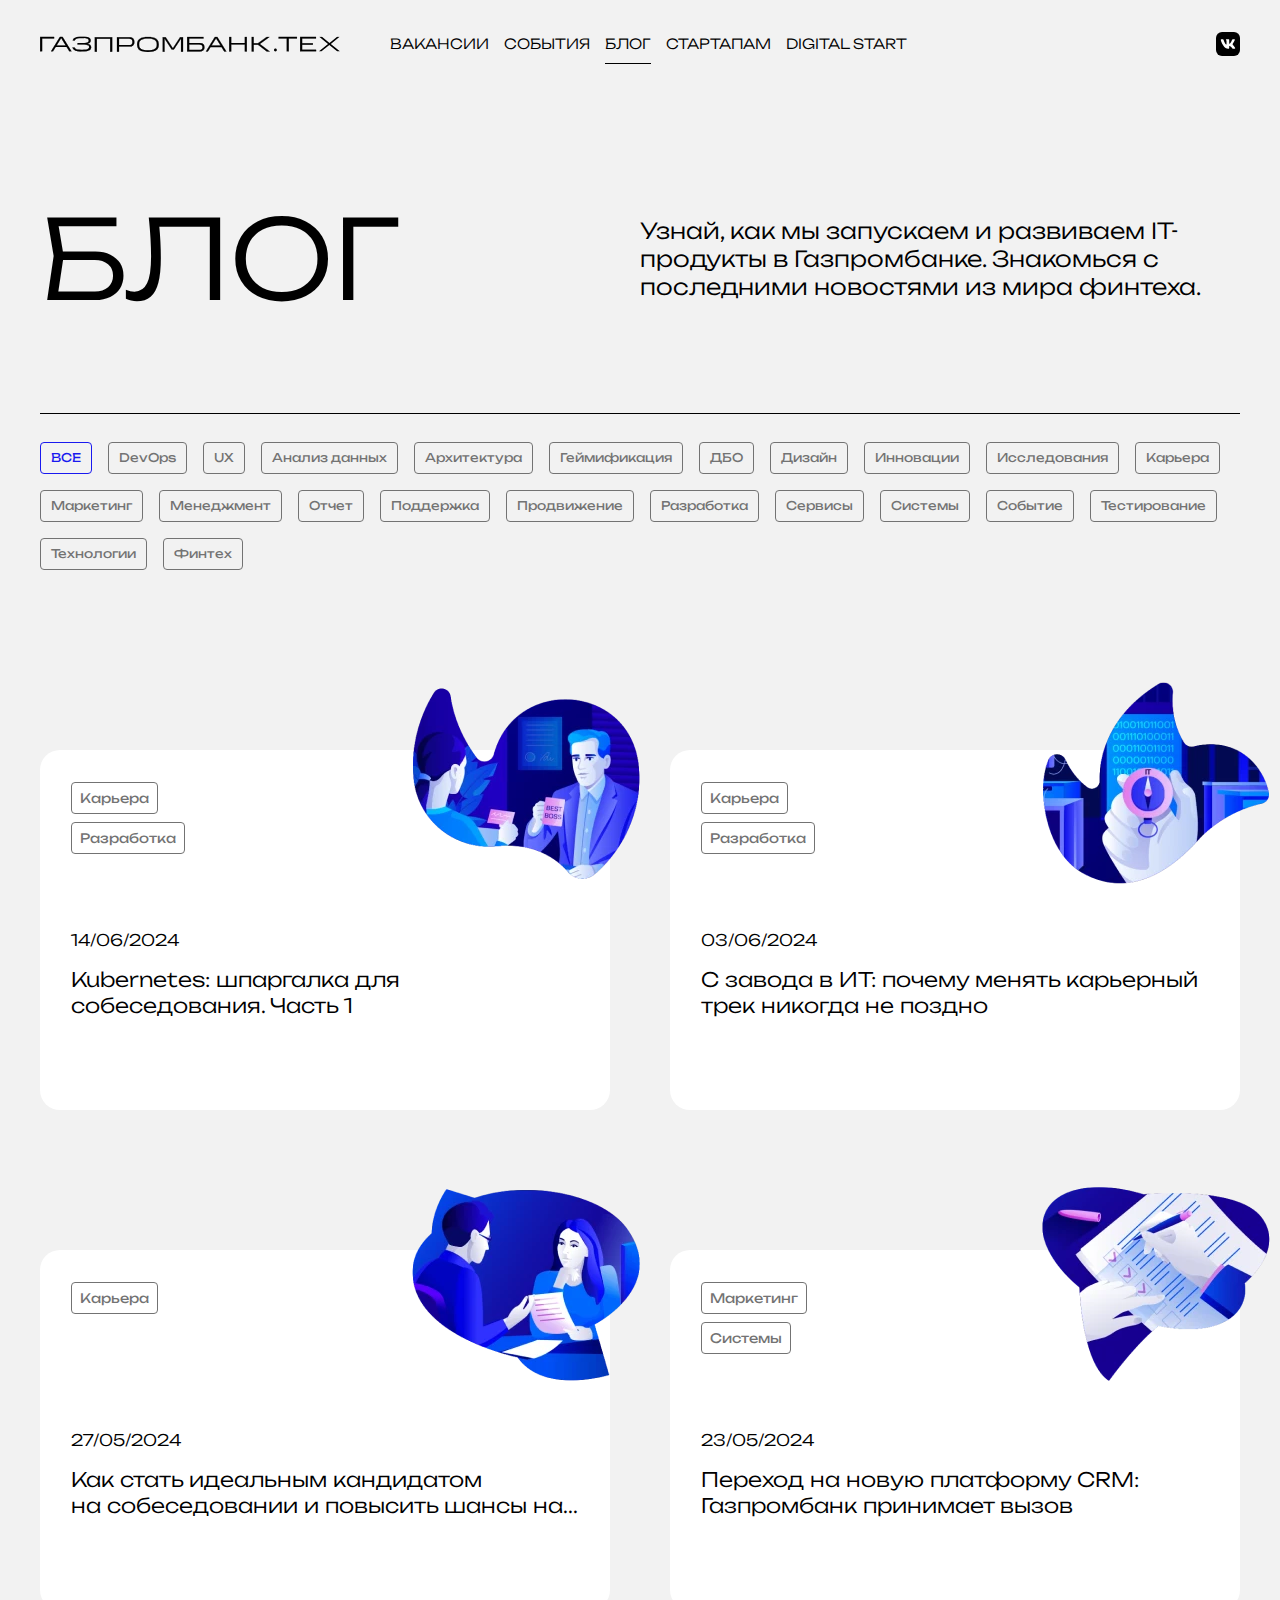
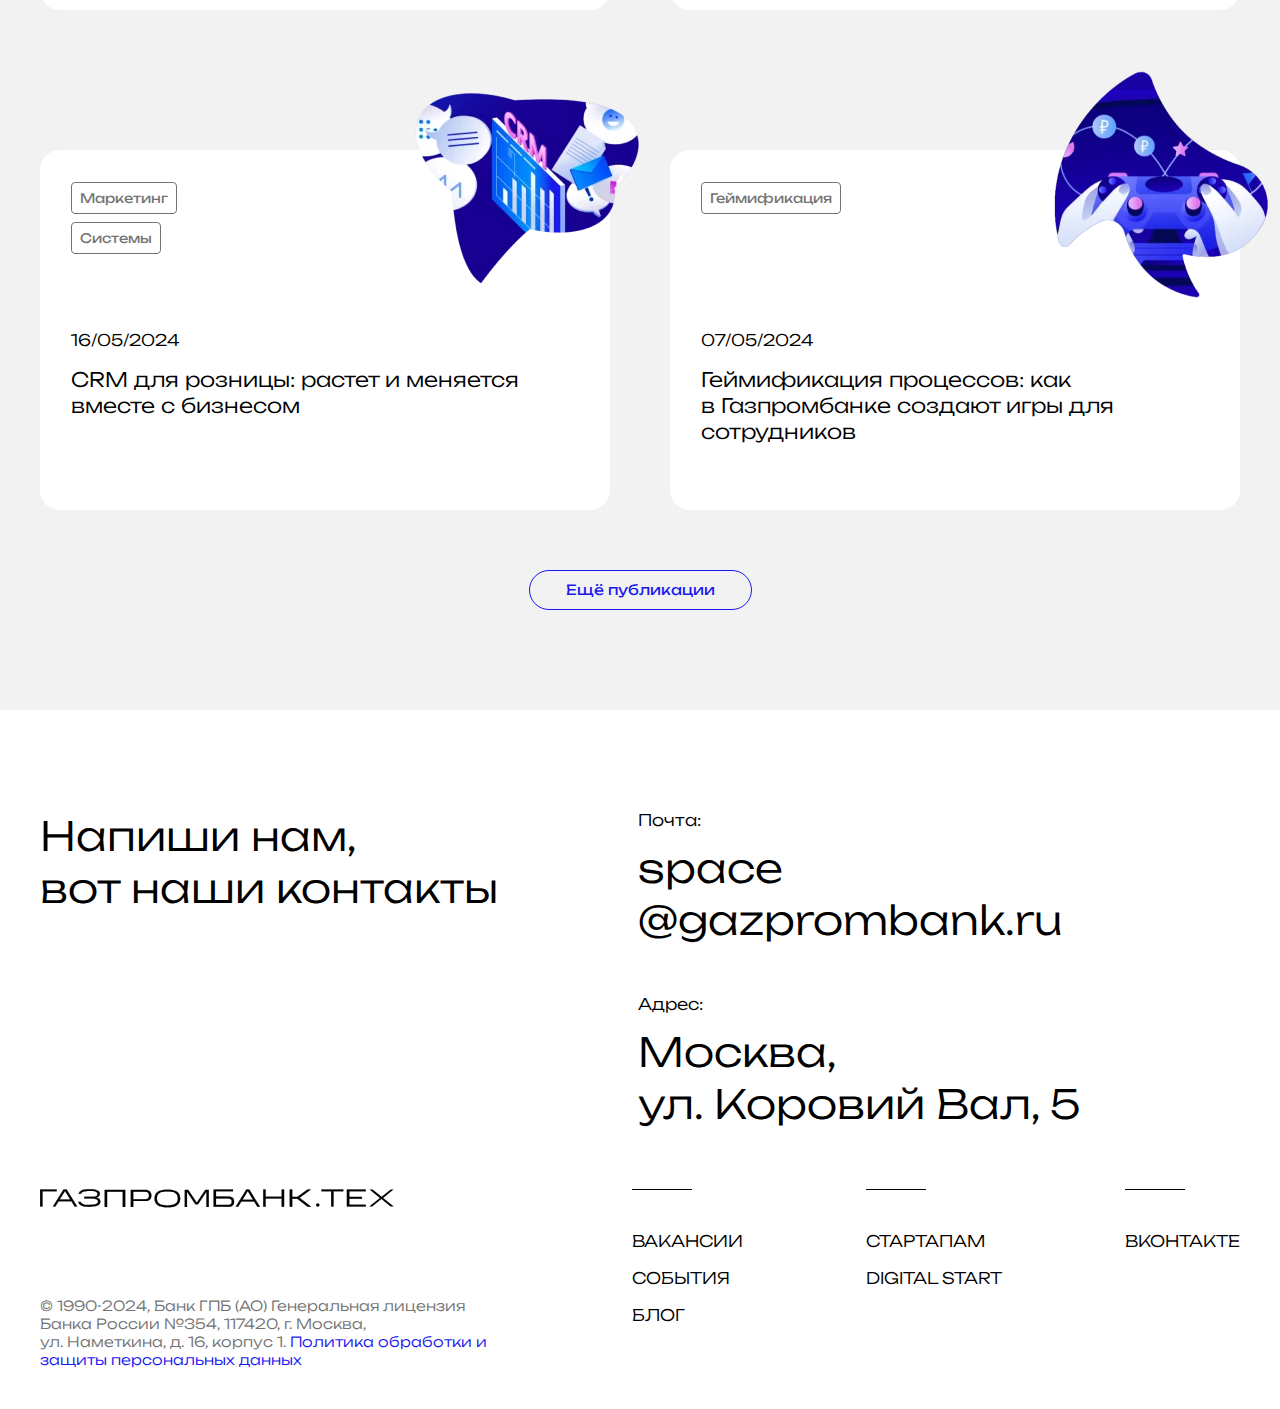
<file: blog.html>
<!DOCTYPE html>
<html lang="ru">

<head>
  <meta charset="UTF-8">
  <meta name="viewport" content="width=device-width, initial-scale=1.0">
  <meta http-equiv="X-UA-Compatible" content="ie=edge">
  <link rel="stylesheet" href="css/style.css">
  <link rel="icon" type="image/png" href="favicon/favicon-96x96.png" sizes="96x96" />
  <link rel="icon" type="image/svg+xml" href="favicon/favicon.svg" />
  <link rel="shortcut icon" href="favicon/favicon.ico" />
  <link rel="apple-touch-icon" sizes="180x180" href="favicon/apple-touch-icon.png" />
  <meta name="apple-mobile-web-app-title" content="MyWebSite" />
  <link rel="manifest" href="site.webmanifest" />
  <link rel="preload" href="fonts/Unbounded-Light.woff2" as="font" crossorigin="anonymous" />
  <link rel="preload" href="fonts/Unbounded-Regular.woff2" as="font" crossorigin="anonymous" />
  <link rel="preload" href="fonts/Unbounded-Medium.woff2" as="font" crossorigin="anonymous" />
  <title>Блог - Газпромбанк.Тех</title>
</head>

<body>
  <header class="header">
    <div class="container">
      <div class="header__wrapper">
        <a class="header__logo" href="#" aria-label="Логотип-ссылка на главную страницу">
          <svg class="header__logo-icon" width="354" height="19" aria-hidden="true">
            <use xlink:href="images/sprite.svg#icon-logo-header"></use>
          </svg>
        </a>
        <button class="header__burger burger" aria-label="Открыть бургер меню">
          <svg width="32" height="32" aria-hidden="true">
            <use xlink:href="images/sprite.svg#icon-burger"></use>
          </svg>
        </button>
        <nav class="main-nav">
          <ul class="main-nav__list">
            <li class="main-nav__item">
              <a class="main-nav__link" href="#">Вакансии</a>
            </li>
            <li class="main-nav__item">
              <a class="main-nav__link" href="#">события</a>
            </li>
            <li class="main-nav__item">
              <a class="main-nav__link main-nav__link--active" href="#">блог</a>
            </li>
            <li class="main-nav__item">
              <a class="main-nav__link" href="#">стартапам</a>
            </li>
            <li class="main-nav__item">
              <a class="main-nav__link" href="#">digital start</a>
            </li>
          </ul>
        </nav>
        <ul class="header__social">
          <li class="header__social-item">
            <a class="header__social-link" href="#" aria-label="Ссылка на VK">
              <svg width="24" height="24" aria-hidden="true">
                <use xlink:href="images/sprite.svg#icon-vk"></use>
              </svg>
            </a>
          </li>
        </ul>
      </div>
    </div>
  </header>
  <main>
    <section class="blog-hero">
      <div class="container">
        <div class="blog-hero__wrapper">
          <h1 class="blog-hero__title">Блог</h1>
          <p class="blog-hero__description">Узнай, как мы&nbsp;запускаем и&nbsp;развиваем IT-продукты
            в&nbsp;Газпромбанке. Знакомься с
            последними новостями из&nbsp;мира финтеха.</p>
        </div>
      </div>
    </section>
    <section class="blog-filter">
      <h2 class="visually-hidden">Фильтр</h2>
      <div class="container">
        <form action="#" class="blog-filter__form" method="POST">
          <div class="custom-checkbox">
            <input type="checkbox" class="custom-checkbox__input visually-hidden" id="all">
            <label for="all" class="custom-checkbox__label custom-checkbox__label--active">
              <span class="custom-checkbox__descr">ВСЕ</span>
            </label>
          </div>
          <div class="custom-checkbox">
            <input type="checkbox" class="custom-checkbox__input visually-hidden" id="devops">
            <label for="devops" class="custom-checkbox__label">
              <span class="custom-checkbox__descr">DevOps</span>
            </label>
          </div>
          <div class="custom-checkbox">
            <input type="checkbox" class="custom-checkbox__input visually-hidden" id="ux">
            <label for="ux" class="custom-checkbox__label">
              <span class="custom-checkbox__descr">UX</span>
            </label>
          </div>
          <div class="custom-checkbox">
            <input type="checkbox" class="custom-checkbox__input visually-hidden" id="analysis">
            <label for="analysis" class="custom-checkbox__label">
              <span class="custom-checkbox__descr">Анализ данных</span>
            </label>
          </div>
          <div class="custom-checkbox">
            <input type="checkbox" class="custom-checkbox__input visually-hidden" id="architect">
            <label for="architect" class="custom-checkbox__label">
              <span class="custom-checkbox__descr">Архитектура</span>
            </label>
          </div>
          <div class="custom-checkbox">
            <input type="checkbox" class="custom-checkbox__input visually-hidden" id="gamefication">
            <label for="gamefication" class="custom-checkbox__label">
              <span class="custom-checkbox__descr">Геймификация</span>
            </label>
          </div>
          <div class="custom-checkbox">
            <input type="checkbox" class="custom-checkbox__input visually-hidden" id="dbo">
            <label for="dbo" class="custom-checkbox__label">
              <span class="custom-checkbox__descr">ДБО</span>
            </label>
          </div>
          <div class="custom-checkbox">
            <input type="checkbox" class="custom-checkbox__input visually-hidden" id="design">
            <label for="design" class="custom-checkbox__label">
              <span class="custom-checkbox__descr">Дизайн</span>
            </label>
          </div>
          <div class="custom-checkbox">
            <input type="checkbox" class="custom-checkbox__input visually-hidden" id="innovation">
            <label for="innovation" class="custom-checkbox__label">
              <span class="custom-checkbox__descr">Инновации</span>
            </label>
          </div>
          <div class="custom-checkbox">
            <input type="checkbox" class="custom-checkbox__input visually-hidden" id="research">
            <label for="research" class="custom-checkbox__label">
              <span class="custom-checkbox__descr">Исследования</span>
            </label>
          </div>
          <div class="custom-checkbox">
            <input type="checkbox" class="custom-checkbox__input visually-hidden" id="career">
            <label for="career" class="custom-checkbox__label">
              <span class="custom-checkbox__descr">Карьера</span>
            </label>
          </div>
          <div class="custom-checkbox">
            <input type="checkbox" class="custom-checkbox__input visually-hidden" id="marketing">
            <label for="marketing" class="custom-checkbox__label">
              <span class="custom-checkbox__descr">Маркетинг</span>
            </label>
          </div>
          <div class="custom-checkbox">
            <input type="checkbox" class="custom-checkbox__input visually-hidden" id="management">
            <label for="management" class="custom-checkbox__label">
              <span class="custom-checkbox__descr">Менеджмент</span>
            </label>
          </div>
          <div class="custom-checkbox">
            <input type="checkbox" class="custom-checkbox__input visually-hidden" id="report">
            <label for="report" class="custom-checkbox__label">
              <span class="custom-checkbox__descr">Отчет</span>
            </label>
          </div>
          <div class="custom-checkbox">
            <input type="checkbox" class="custom-checkbox__input visually-hidden" id="support">
            <label for="support" class="custom-checkbox__label">
              <span class="custom-checkbox__descr">Поддержка</span>
            </label>
          </div>
          <div class="custom-checkbox">
            <input type="checkbox" class="custom-checkbox__input visually-hidden" id="promote">
            <label for="promote" class="custom-checkbox__label">
              <span class="custom-checkbox__descr">Продвижение</span>
            </label>
          </div>
          <div class="custom-checkbox">
            <input type="checkbox" class="custom-checkbox__input visually-hidden" id="development">
            <label for="development" class="custom-checkbox__label">
              <span class="custom-checkbox__descr">Разработка</span>
            </label>
          </div>
          <div class="custom-checkbox">
            <input type="checkbox" class="custom-checkbox__input visually-hidden" id="services">
            <label for="services" class="custom-checkbox__label">
              <span class="custom-checkbox__descr">Сервисы</span>
            </label>
          </div>
          <div class="custom-checkbox">
            <input type="checkbox" class="custom-checkbox__input visually-hidden" id="systems">
            <label for="systems" class="custom-checkbox__label">
              <span class="custom-checkbox__descr">Системы</span>
            </label>
          </div>
          <div class="custom-checkbox">
            <input type="checkbox" class="custom-checkbox__input visually-hidden" id="event">
            <label for="event" class="custom-checkbox__label">
              <span class="custom-checkbox__descr">Событие</span>
            </label>
          </div>
          <div class="custom-checkbox">
            <input type="checkbox" class="custom-checkbox__input visually-hidden" id="testing">
            <label for="testing" class="custom-checkbox__label">
              <span class="custom-checkbox__descr">Тестирование</span>
            </label>
          </div>
          <div class="custom-checkbox">
            <input type="checkbox" class="custom-checkbox__input visually-hidden" id="technologies">
            <label for="technologies" class="custom-checkbox__label">
              <span class="custom-checkbox__descr">Технологии</span>
            </label>
          </div>
          <div class="custom-checkbox">
            <input type="checkbox" class="custom-checkbox__input visually-hidden" id="fintech">
            <label for="fintech" class="custom-checkbox__label">
              <span class="custom-checkbox__descr">Финтех</span>
            </label>
          </div>
        </form>
      </div>
    </section>
    <section class="blog-list">
      <h2 class="visually-hidden">Публикации</h2>
      <div class="container">
        <ul class="blog-list__grid">
          <li class="blog-list__item">
            <div class="blog-card">
              <picture>
                <source type="image/webp" media="(max-width: 767px)"
                  srcset="images/blog-img-mob-1.webp 1x, images/blog-img-mob-1@2x.webp 2x">
                <source type="image/webp" media="(max-width: 1023px)"
                  srcset="images/blog-img-tablet-1.webp 1x, images/blog-img-tablet-1@2x.webp 2x">
                <source type="image/webp" srcset="images/blog-img-1.webp 1x, images/blog-img-1@2x.webp 2x">
                <source media="(max-width: 767px)"
                  srcset="images/blog-img-mob-1.png 1x, images/blog-img-mob-1@2x.png 2x">
                <source media="(max-width: 1023px)"
                  srcset="images/blog-img-tablet-1.png 1x, images/blog-img-tablet-1@2x.png 2x">
                <img class="blog-card__img" src="images/blog-img-1.png" srcset="images/blog-img-1@2x.png 2x" width="228"
                  height="228" alt="">
              </picture>
              <ul class="blog-card__tags">
                <li class="blog-card__tag">Карьера</li>
                <li class="blog-card__tag">Разработка</li>
              </ul>
              <div class="blog-card__content">
                <p class="blog-card__date">14/06/2024</p>
                <a href="#" class="blog-card__title">Kubernetes: шпаргалка для собеседования. Часть&nbsp;1</a>
              </div>
              <a href="#" class="blog-card__link"></a>
            </div>
          </li>
          <li class="blog-list__item">
            <div class="blog-card blog-card--top">
              <picture>
                <source type="image/webp" media="(max-width: 767px)"
                  srcset="images/blog-img-mob-2.webp 1x, images/blog-img-mob-2@2x.webp 2x">
                <source type="image/webp" media="(max-width: 1023px)"
                  srcset="images/blog-img-tablet-2.webp 1x, images/blog-img-tablet-2@2x.webp 2x">
                <source type="image/webp" srcset="images/blog-img-2.webp 1x, images/blog-img-2@2x.webp 2x">
                <source media="(max-width: 767px)"
                  srcset="images/blog-img-mob-2.png 1x, images/blog-img-mob-2@2x.png 2x">
                <source media="(max-width: 1023px)"
                  srcset="images/blog-img-tablet-2.png 1x, images/blog-img-tablet-2@2x.png 2x">
                <img class="blog-card__img" src="images/blog-img-2.png" srcset="images/blog-img-2@2x.png 2x" width="228"
                  height="228" alt="">
              </picture>
              <ul class="blog-card__tags">
                <li class="blog-card__tag">Карьера</li>
                <li class="blog-card__tag">Разработка</li>
              </ul>
              <div class="blog-card__content">
                <p class="blog-card__date">03/06/2024</p>
                <a href="#" class="blog-card__title">С&nbsp;завода в&nbsp;ИТ: почему менять карьерный трек
                  никогда не поздно</a>
              </div>
              <a href="#" class="blog-card__link"></a>
            </div>
          </li>
          <li class="blog-list__item">
            <div class="blog-card">
              <picture>
                <source type="image/webp" media="(max-width: 767px)"
                  srcset="images/blog-img-mob-3.webp 1x, images/blog-img-mob-3@2x.webp 2x">
                <source type="image/webp" media="(max-width: 1023px)"
                  srcset="images/blog-img-tablet-3.webp 1x, images/blog-img-tablet-3@2x.webp 2x">
                <source type="image/webp" srcset="images/blog-img-3.webp 1x, images/blog-img-3@2x.webp 2x">
                <source media="(max-width: 767px)"
                  srcset="images/blog-img-mob-3.png 1x, images/blog-img-mob-3@2x.png 2x">
                <source media="(max-width: 1023px)"
                  srcset="images/blog-img-tablet-3.png 1x, images/blog-img-tablet-3@2x.png 2x">
                <img class="blog-card__img" src="images/blog-img-3.png" srcset="images/blog-img-3@2x.png 2x" width="228"
                  height="228" alt="">
              </picture>
              <ul class="blog-card__tags">
                <li class="blog-card__tag">Карьера</li>
              </ul>
              <div class="blog-card__content">
                <p class="blog-card__date">27/05/2024</p>
                <a href="#" class="blog-card__title">Как стать идеальным кандидатом на&nbsp;собеседовании
                  и&nbsp;повысить
                  шансы&nbsp;на...</a>
              </div>
              <a href="index.html" class="blog-card__link"></a>
            </div>
          </li>
          <li class="blog-list__item">
            <div class="blog-card">
              <picture>
                <source type="image/webp" media="(max-width: 767px)"
                  srcset="images/blog-img-mob-4.webp 1x, images/blog-img-mob-4@2x.webp 2x">
                <source type="image/webp" media="(max-width: 1023px)"
                  srcset="images/blog-img-tablet-4.webp 1x, images/blog-img-tablet-4@2x.webp 2x">
                <source type="image/webp" srcset="images/blog-img-4.webp 1x, images/blog-img-4@2x.webp 2x">
                <source media="(max-width: 767px)"
                  srcset="images/blog-img-mob-4.png 1x, images/blog-img-mob-4@2x.png 2x">
                <source media="(max-width: 1023px)"
                  srcset="images/blog-img-tablet-4.png 1x, images/blog-img-tablet-4@2x.png 2x">
                <img class="blog-card__img" src="images/blog-img-4.png" srcset="images/blog-img-4@2x.png 2x" width="228"
                  height="228" alt="">
              </picture>
              <ul class="blog-card__tags">
                <li class="blog-card__tag">Маркетинг</li>
                <li class="blog-card__tag">Системы</li>
              </ul>
              <div class="blog-card__content">
                <p class="blog-card__date">23/05/2024</p>
                <a href="#" class="blog-card__title">Переход на&nbsp;новую платформу CRM:
                  Газпромбанк&nbsp;принимает
                  вызов</a>
              </div>
              <a href="#" class="blog-card__link"></a>
            </div>
          </li>
          <li class="blog-list__item">
            <div class="blog-card blog-card--top">
              <picture>
                <source type="image/webp" media="(max-width: 767px)"
                  srcset="images/blog-img-mob-5.webp 1x, images/blog-img-mob-5@2x.webp 2x">
                <source type="image/webp" media="(max-width: 1023px)"
                  srcset="images/blog-img-tablet-5.webp 1x, images/blog-img-tablet-5@2x.webp 2x">
                <source type="image/webp" srcset="images/blog-img-5.webp 1x, images/blog-img-5@2x.webp 2x">
                <source media="(max-width: 767px)"
                  srcset="images/blog-img-mob-5.png 1x, images/blog-img-mob-5@2x.png 2x">
                <source media="(max-width: 1023px)"
                  srcset="images/blog-img-tablet-5.png 1x, images/blog-img-tablet-5@2x.png 2x">
                <img class="blog-card__img" src="images/blog-img-5.png" srcset="images/blog-img-5@2x.png 2x" width="228"
                  height="228" alt="">
              </picture>
              <ul class="blog-card__tags">
                <li class="blog-card__tag">Маркетинг</li>
                <li class="blog-card__tag">Системы</li>
              </ul>
              <div class="blog-card__content">
                <p class="blog-card__date">16/05/2024</p>
                <a href="#" class="blog-card__title">CRM для розницы: растет и&nbsp;меняется вместе
                  с&nbsp;бизнесом</a>
              </div>
              <a href="#" class="blog-card__link"></a>
            </div>
          </li>
          <li class="blog-list__item">
            <div class="blog-card">
              <picture>
                <source type="image/webp" media="(max-width: 767px)"
                  srcset="images/blog-img-mob-6.webp 1x, images/blog-img-mob-6@2x.webp 2x">
                <source type="image/webp" media="(max-width: 1023px)"
                  srcset="images/blog-img-tablet-6.webp 1x, images/blog-img-tablet-6@2x.webp 2x">
                <source type="image/webp" srcset="images/blog-img-6.webp 1x, images/blog-img-6@2x.webp 2x">
                <source media="(max-width: 767px)"
                  srcset="images/blog-img-mob-6.png 1x, images/blog-img-mob-6@2x.png 2x">
                <source media="(max-width: 1023px)"
                  srcset="images/blog-img-tablet-6.png 1x, images/blog-img-tablet-6@2x.png 2x">
                <img class="blog-card__img" src="images/blog-img-6.png" srcset="images/blog-img-6@2x.png 2x" width="228"
                  height="228" alt="">
              </picture>
              <ul class="blog-card__tags">
                <li class="blog-card__tag">Геймификация</li>
              </ul>
              <div class="blog-card__content">
                <p class="blog-card__date">07/05/2024</p>
                <a href="#" class="blog-card__title">Геймификация процессов: как в&nbsp;Газпромбанке создают игры
                  для
                  сотрудников</a>
              </div>
              <a href="#" class="blog-card__link"></a>
            </div>
          </li>
        </ul>
        <button class="blog-list__more" type="button">Ещё публикации</button>
      </div>
    </section>
  </main>
  <footer class="footer">
    <div class="container">
      <div class="footer__columns">
        <div class="footer__column">
          <h2 class="footer__title">Напиши нам, вот&nbsp;наши контакты</h2>
        </div>
        <div class="footer__column">
          <div class="footer__contacts">
            <span class="footer__contacts-title">Почта:</span>
            <a class="footer__contacts-link" href="mailto:space@gazprombank.ru">space @gazprombank.ru</a>
          </div>
          <div class="footer__contacts">
            <span class="footer__contacts-title">Адрес:</span>
            <a class="footer__contacts-link" href="#">Москва, ул.&nbsp;Коровий Вал, 5</a>
          </div>
        </div>
      </div>
      <div class="footer__columns">
        <div class="footer__column">
          <a class="footer__logo" href="#" aria-label="Логотип-ссылка на главную страницу">
            <svg class="footer__logo-icon" width="354" height="19" aria-hidden="true">
              <use xlink:href="images/sprite.svg#icon-logo-header"></use>
            </svg>
          </a>
          <p class="footer__copyright">© 1990-2024, Банк ГПБ (АО) Генеральная лицензия Банка России №354, 117420, г.
            Москва, ул.&nbsp;Наметкина, д. 16, корпус 1. <a href="#" class="footer__copyright-link">Политика обработки и
              защиты персональных данных</a>
          </p>
        </div>
        <div class="footer__column">
          <div class="footer__navigation">
            <div class="footer__navigation-block">
              <a href="#" class="footer__navigation-link">Вакансии</a>
              <a href="#" class="footer__navigation-link">События</a>
              <a href="#" class="footer__navigation-link">Блог</a>
            </div>
            <div class="footer__navigation-block">
              <a href="#" class="footer__navigation-link">Стартапам</a>
              <a href="#" class="footer__navigation-link">Digital start</a>
            </div>
            <div class="footer__navigation-block">
              <a href="#" class="footer__navigation-link">Вконтакте</a>
            </div>
          </div>
        </div>
      </div>
    </div>
  </footer>
</body>

</html>
</file>
<file: css/style.css>
/*! normalize.css v8.0.1 | MIT License | github.com/necolas/normalize.css */button,hr,input{overflow:visible}img,legend{max-width:100%}progress,sub,sup{vertical-align:baseline}details,img{display:block}*,::after,::before,legend{box-sizing:border-box}.header__social-link,.link-back__icon,.link-back__text{transition:color .3s ease-in}.burger,a{background-color:transparent}.article-aside__title,.article__heading,.blog-hero__title,.footer__navigation-link,.main-nav__link{text-transform:uppercase}html{line-height:1.15;-webkit-text-size-adjust:100%;scroll-behavior:smooth}h1{margin:.67em 0;font-size:2em}hr{box-sizing:content-box;height:0}code,kbd,pre,samp{font-size:1em;font-family:monospace,monospace}a{text-decoration:none}abbr[title]{text-decoration:underline;-webkit-text-decoration:underline dotted;text-decoration:underline dotted;border-bottom:none}b,strong{font-weight:bolder}small{font-size:80%}sub,sup{position:relative;font-size:75%;line-height:0}sub{bottom:-.25em}sup{top:-.5em}img{border-style:none;height:auto;-o-object-fit:cover;object-fit:cover}button,input,optgroup,select,textarea{margin:0;font-size:100%;line-height:1.15;font-family:inherit}button,select{text-transform:none}[type=button],[type=reset],[type=submit],button{-webkit-appearance:button}[type=button]::-moz-focus-inner,[type=reset]::-moz-focus-inner,[type=submit]::-moz-focus-inner,button::-moz-focus-inner{padding:0;border-style:none}[type=button]:-moz-focusring,[type=reset]:-moz-focusring,[type=submit]:-moz-focusring,button:-moz-focusring{outline:ButtonText dotted 1px}fieldset{padding:.35em .75em .625em}legend{display:table;padding:0;color:inherit;white-space:normal}textarea{overflow:auto;resize:none}[type=checkbox],[type=radio]{box-sizing:border-box;padding:0}[type=number]::-webkit-inner-spin-button,[type=number]::-webkit-outer-spin-button{height:auto}[type=search]{outline-offset:-2px;-webkit-appearance:textfield}[type=search]::-webkit-search-decoration{-webkit-appearance:none}::-webkit-file-upload-button{font:inherit;-webkit-appearance:button}.link-back,body{line-height:24px}summary{display:list-item}.article-hero__back,[hidden],template{display:none}@font-face{font-family:Unbounded;src:url("../fonts/Unbounded-Light.woff2") format("woff2"),url("../fonts/Unbounded-Light.woff") format("woff");font-weight:300;font-style:normal;font-display:swap}@font-face{font-family:Unbounded;src:url("../fonts/Unbounded-Regular.woff2") format("woff2"),url("../fonts/Unbounded-Regular.woff") format("woff");font-weight:400;font-style:normal;font-display:swap}@font-face{font-family:Unbounded;src:url("../fonts/Unbounded-Medium.woff2") format("woff2"),url("../fonts/Unbounded-Medium.woff") format("woff");font-weight:500;font-style:normal;font-display:swap}body{display:flex;flex-direction:column;min-height:100vh;margin:0;padding:0;font-size:16px;font-family:Unbounded,Arial,sans-serif;color:#000;background-color:#f2f2f2}main{display:block;flex-grow:1}.header__wrapper,.link-back{align-items:center;display:flex}.container{max-width:1260px;margin:0 auto;padding:0 30px}.visually-hidden{position:absolute;width:1px;height:1px;margin:-1px;padding:0;overflow:hidden;white-space:nowrap;border:0;clip:rect(0 0 0 0);-webkit-clip-path:inset(100%);clip-path:inset(100%)}.link-back{gap:20px;font-size:20px;font-weight:300;outline:0}.link-back__text{color:#8b8b8b}.link-back:focus .link-back__icon,.link-back:focus .link-back__text,.link-back:hover .link-back__icon,.link-back:hover .link-back__text,.link-back__icon{color:#1919ef}.header{padding:32px 0}.burger,.header__social{align-items:center;padding:0}.header__logo{display:flex;margin:0 115px 0 0}.header__logo-icon{height:19opx;width:354px}.header__social{display:flex;gap:15px;margin:0 0 0 auto;list-style:none}.header__social-link{display:flex;color:#000}.header__social-link:focus-visible,.header__social-link:hover{color:#737373}.burger{position:relative;display:none;border:none;height:32px;width:32px;justify-content:center;cursor:pointer}.burger::before{content:"";position:absolute;width:42px;height:42px;top:50%;left:50%;transform:translate(-50%,-50%)}.main-nav{margin:0 20px 0 0}.main-nav__list{align-items:center;display:flex;gap:32px;list-style:none;margin:0;padding:0}.main-nav__link{color:#000;display:flex;font-size:16px;font-weight:300;line-height:20px;position:relative}.main-nav__link:focus-visible::after,.main-nav__link:hover::after{opacity:1}.main-nav__link::after{content:"";position:absolute;bottom:-12px;left:0;width:100%;height:1px;background-color:#000;opacity:0;transition:opacity .3s ease-in}.main-nav__link--active::after{opacity:1}@media (max-width:1300px){.header__logo{margin:0 50px 0 0}.header__logo-icon{width:300px}.main-nav__list{gap:15px}.main-nav__link{font-size:14px;line-height:16px}}.article-hero{padding:76px 0 0;position:relative;margin:0 0 100px}.article-hero__decor{display:flex;position:absolute;height:100%;width:100%;left:0;top:0;pointer-events:none}.article-hero__decor-img{width:1214px;height:577px;position:absolute;left:54%;transform:translate(-50%,-50%);top:39%;z-index:-1}@media (max-width:1400px){.article-hero__decor-img{width:calc(1214px - 20%);height:calc(577px - 20%);-o-object-fit:contain;object-fit:contain}}@media (max-width:1150px){.article-hero__decor-img{width:calc(1214px - 30%);height:calc(577px - 30%)}}.article-hero__wrapper{display:flex;gap:80px}.article-hero__picture{flex-shrink:0}.article-hero__img{height:440px;width:440px}.article-hero__info{display:flex;flex-direction:column;padding:20px 0 0}.article-hero__date{font-size:16px;line-height:20px;font-weight:300;color:#737373;margin:0 0 20px}.article-hero__title{font-size:40px;line-height:52px;font-weight:300;color:#1919ef;margin:0}@media (max-width:1400px){.article-hero__img{height:380px;width:380px}.article-hero__title{font-size:30px;line-height:46px}}.article{margin:0 0 128px}.article__wrapper{display:grid;grid-template-columns:300px 1fr;gap:60px;align-items:start}.article__img{height:440px;width:820px;margin:58px 0}.article__text{font-size:16px;line-height:26px;margin:0 0 32px}.article__blockquote{background-color:#fff;display:flex;flex-direction:column;margin:32px 0;border-radius:20px;padding:60px 40px 60px 80px}.article__blockquote-inner{min-height:52px;margin:0 0 42px;padding:0 0 0 82px;position:relative}@media (max-width:1250px){.article__blockquote{padding:40px 30px}.article__blockquote-inner{margin:0 0 20px;padding:0 0 0 74px}}.article__blockquote-name{font-size:16px;line-height:26px;font-weight:500;margin:0}.article__blockquote-position{color:#737373;font-size:16px;line-height:26px;font-weight:400}.article__blockquote-icon{position:absolute;left:0;top:0;height:48px;width:48px}.article__blockquote-text{font-size:18px;line-height:32px;margin:0;font-weight:500}.article__heading{color:#1919ef;font-size:18px;line-height:32px;margin:-20px 0 16px;font-weight:400;padding:20px 0 0}.article-aside__item,.article-aside__item::before,.article-aside__link{color:#737373;transition:color .3s ease-in}.article-aside{position:sticky;top:50px}.article-aside__item,.card,.custom-checkbox,.footer__navigation-link{position:relative}.article-aside__back{margin:0 0 32px}.article-aside__title{border-top:1px solid #e4e4e4;font-size:16px;font-weight:300;line-height:26px;margin:0 0 8px;padding:29px 0 0}.article-aside__list{counter-reset:aside-list 0;display:flex;flex-direction:column;gap:16px;list-style:none;margin:0 0 32px;padding:0}.article-aside__item{counter-increment:aside-list 1;padding:0 0 0 32px;outline:0}.article-aside__item::before{content:counter(aside-list) ".";font-size:13px;left:0;line-height:16px;position:absolute;top:0;-webkit-user-select:all;-moz-user-select:all;user-select:all}.footer__navigation-block::before,.footer__navigation-link::before{position:absolute;height:1px;content:"";background-color:#000;left:0}.article-aside__item:focus-visible::before,.article-aside__item:hover::before{color:#000}.article-aside__link{display:flex;font-size:13px;line-height:16px;outline:0}.article-aside__link:hover{color:#000}.article-aside__tags{display:flex;gap:15px;list-style:none;margin:0 0 32px;padding:0}.article-aside__tag{display:flex;border:1px solid #737373;border-radius:4px;padding:7px;justify-content:center;color:#737373;font-size:13px;line-height:16px}.article-aside__social{display:flex;gap:15px;margin:0;padding:0;list-style:none}.article-aside__social-link{color:#000;display:flex;transition:color .3s ease-in}.article-aside__social-link:focus-visible,.article-aside__social-link:hover{color:#737373}.article-aside__social-link svg{height:24px;width:24px}.article-aside__item:focus-visible .article-aside__link{color:#000}.see-more{padding-bottom:100px}.see-more__title{font-size:40px;font-weight:300;line-height:52px;margin:0 0 180px}.footer__columns:last-child,.see-more__list{margin-bottom:0}.see-more__list{display:grid;align-items:start;margin-top:0;padding:0;list-style:none;grid-template-columns:repeat(3,1fr);gap:140px 60px}.footer{padding-top:100px;padding-bottom:40px;background-color:#fff}.footer__columns{display:grid;margin-bottom:11px;grid-template-columns:500px 1fr;-moz-column-gap:92px;column-gap:92px}@media (max-width:1199px){.footer__columns{-moz-column-gap:25px;column-gap:25px}}.footer__column{display:flex;align-items:flex-start;flex-direction:column}.footer__title{font-size:40px;font-weight:300;line-height:52px;max-width:500px;margin-top:0;margin-bottom:40px;color:#000}.footer__logo{margin-bottom:83px}.footer__copyright{font-size:14px;font-weight:300;line-height:18px;max-width:450px;margin:0;color:#737373}.footer__copyright-link{transition:text-decoration-color .3s ease-in;text-decoration:underline;color:#1919ef;text-decoration-color:rgba(255,255,255,0)}.footer__copyright-link:focus-visible,.footer__copyright-link:hover{text-decoration-color:#1919EF}.footer__contacts{display:flex;flex-direction:column;max-width:480px;margin-bottom:48px;padding-left:6px;gap:12px}.footer__contacts-title{font-size:16px;font-weight:300;line-height:20px;margin:0;color:#000}.footer__contacts-link{font-size:40px;font-weight:300;line-height:52px;transition:color .3s ease-in;color:#000}.footer__contacts-link:focus-visible,.footer__contacts-link:hover{color:#1919ef}.footer__navigation{display:flex;justify-content:space-between;width:100%;gap:20px}.footer__navigation-block{position:relative;display:flex;align-items:flex-start;flex-direction:column;flex-shrink:0;padding-top:42px;gap:17px}.footer__navigation-block::before{top:0;width:60px}.footer__navigation-link{font-size:16px;font-weight:300;line-height:20px;display:block;color:#000}.footer__navigation-link::before{right:0;bottom:-8px;transition:opacity .3s ease-in,transform .3s ease-in;opacity:0}.footer__navigation-link:focus-visible::before,.footer__navigation-link:hover::before{transform:translateY(0);opacity:1}.blog-hero{padding-top:116px;padding-bottom:99px}.blog-hero__wrapper{display:grid;align-items:center;grid-template-columns:1fr 1fr}.blog-hero__title{font-size:110px;font-weight:300;line-height:110px;margin:0;padding-right:40px;color:#000}.blog-hero__description{font-size:22px;font-weight:300;line-height:28px;margin:0;color:#000}.blog-filter__form{display:flex;flex-wrap:wrap;gap:16px;padding:28px 0 0;border-top:1px solid #000}.blog-list{overflow:hidden;padding-bottom:100px;padding-top:180px}.blog-list__grid{align-items:start;display:grid;gap:140px 60px;grid-template-columns:repeat(3,1fr);list-style:none;margin-bottom:0;margin-top:0;padding:0}.blog-list__more,.custom-checkbox__label{display:flex;transition:background-color .3s ease-in,color .3s ease-in,border-color .3s ease-in;cursor:pointer;font-weight:400}.blog-list__more{align-items:center;background:0 0;border:1px solid #1919ef;border-radius:60px;color:#1919ef;font-size:14px;justify-content:center;line-height:18px;margin:60px auto 0;outline:0;padding:10px 36px}.blog-list__more:focus-visible,.blog-list__more:hover{background-color:#1919ef;color:#fff}.custom-checkbox__input:focus+.custom-checkbox__label,.custom-checkbox__label:hover{color:#fff;background-color:#737373}.custom-checkbox__label{justify-content:center;align-items:center;padding:8px 10px;font-size:12px;line-height:14px;color:#737373;background-color:transparent;border-radius:4px;border:1px solid #737373}.card,.card__content{flex-direction:column}.blog-card,.card{background:#fff;display:flex}.custom-checkbox__label--active{color:#1919ef;border:1px solid #1919ef}.custom-checkbox__input:checked+.custom-checkbox__label:not(:hover){color:#1919ef;border-color:#1919ef}.card{border-radius:20px;min-height:360px;padding:32px}.card--top{margin-top:-80px}.card__img{height:228px;-o-object-fit:contain;object-fit:contain;position:absolute;right:-48px;top:-80px;width:228px;z-index:1}.card__tags{align-items:flex-start;display:flex;flex-direction:column;gap:8px;list-style:none;margin-bottom:72px;margin-top:0;min-height:76px;padding:0}.card__tag{align-items:center;border:1px solid #737373;border-radius:4px;color:#737373;display:flex;font-size:13px;font-weight:400;justify-content:center;line-height:16px;padding:7px 8px}.card__date,.card__title{color:#000;font-weight:300;margin:0}.card__content{display:flex;gap:17px}.card__date{font-size:16px;line-height:20px;position:relative;z-index:1}.card__title{font-size:20px;line-height:26px}.card__link{bottom:0;left:0;position:absolute;right:0;top:0;z-index:1}.blog-card{position:relative;flex-direction:column;min-height:360px;padding:32px 23px 32px 31px;border-radius:20px}.blog-card:hover .blog-card__img{transform:translate(-50px,30px)}.blog-card--top{margin-top:-80px}@media (max-width:1399px){.see-more__title{margin-bottom:87px}.see-more__list{padding-top:0;grid-template-columns:repeat(2,1fr)}.see-more__item--desktop{display:none}.blog-list__grid{grid-template-columns:repeat(2,1fr)}.blog-card--top,.card--top{margin-top:0}}.blog-card__img{position:absolute;z-index:1;top:-80px;right:-48px;width:228px;height:228px;-o-object-fit:contain;object-fit:contain;pointer-events:none;transition:transform .3s linear}@media (max-width:1299px){.blog-card__img,.card__img{right:-30px}}.blog-card__tags{display:flex;align-items:flex-start;flex-direction:column;min-height:76px;margin-top:0;margin-bottom:72px;padding:0;list-style:none;gap:8px}.blog-card__tag{z-index:33;font-size:13px;font-weight:400;line-height:16px;display:flex;align-items:center;justify-content:center;padding:7px 8px;color:#737373;border:1px solid #737373;border-radius:4px}.blog-card__date,.blog-card__title{font-weight:300;margin:0;color:#000}.blog-card__content{display:flex;flex-direction:column;gap:17px}.blog-card__date{font-size:16px;line-height:20px;position:relative;z-index:1}.blog-card__title{font-size:20px;line-height:26px}@media (max-width:1023px){.container{padding:0 32px}.header{padding:17px 0 18px}.header__logo-icon{width:354px;height:18px}.article-aside__back,.header__social,.main-nav{display:none}.header__burger{margin:0 0 0 auto}.burger{display:flex}.article-hero{padding:18px 0 0;margin:0 0 32px}.article-hero__decor-img{width:984px;height:478px;left:46%;top:28%}.article-hero__wrapper{flex-direction:column;gap:unset}.article-hero__back{display:flex;margin:0 0 61px}.article-hero__picture{display:flex;justify-content:center;margin:0 0 51px}.article-hero__img{height:340px;width:360px}.article-hero__info{padding:0}.article-hero__date,.blog-card__date,.card__date{font-size:14px;line-height:18px}.article-hero__title{font-size:40px;line-height:52px}.article__wrapper{display:flex;flex-direction:column-reverse;gap:8px}.article__img{width:100%;height:520px;margin:60px 0}.article__text{font-size:14px;line-height:24px;margin:0 0 32px}.article__blockquote{padding:40px 48px 60px}.article__blockquote-inner{margin:0 0 25px}.article__heading{margin:0 0 16px;padding:0}.article-aside{position:relative;width:100%;top:unset}.article-aside__title{padding:0;border:none;margin:0}.article-aside__list,.article-aside__title--tablet-none,.footer__navigation{display:none}.article-aside__inner{display:flex;align-items:center;gap:12px;padding:31px 0;border-top:1px solid #e4e4e4}.article-aside__tags{margin:0}.see-more{padding-bottom:160px}.blog-list__grid,.see-more__list{gap:80px 32px}.footer__columns{margin-bottom:17px;grid-template-columns:1fr}.footer__title{height:unset}.footer__logo{margin-bottom:54px}.footer__logo-icon{width:285px;height:15px}.footer__copyright{max-width:none}.footer__contacts{margin-bottom:40px;padding-left:0}.blog-hero{padding-top:61px;padding-bottom:30px}.blog-hero__wrapper{max-width:948px;grid-template-columns:1fr;row-gap:12px}.blog-hero__title{font-size:100px;margin-bottom:20px}.blog-hero__description{font-size:20px;line-height:26px}.blog-filter__form{gap:12px;padding-top:32px}.blog-list{padding-bottom:60px;padding-top:108px}.blog-list__more{background-color:#1919ef;color:#fff;margin-top:58px}.custom-checkbox__label{padding:7px 9px}.blog-card,.card{min-height:320px;padding:28px}.card__img{height:188px;right:-20px;top:-48px;width:188px}.blog-card__tags,.card__tags{margin-bottom:50px}.card__tag{padding:6px}.blog-card__title,.card__title{font-size:18px;line-height:26px}.blog-card__img{top:-48px;right:-20px;width:188px;height:188px}.blog-card__tag{padding:6px}}@media (max-width:767px){.container{padding:0 30px}.header{padding:27px 0 25px}.header__logo{margin:0 10px 0 0}.header__logo-icon{width:238px;height:12px}.article-hero{padding:28px 0 0;margin:0 0 24px}.article-hero__decor-img{width:357px;height:245px;left:50%;top:28%}.article-hero__back{display:none}.article-hero__picture{margin:0 -10px 20px}.article-hero__img{width:320px;height:302px}.article-hero__date{font-size:12px;line-height:16px;margin:0 0 10px}.article-hero__title{font-size:28px;line-height:36px}.article{margin:0 0 77px}.article__wrapper{gap:15px}.article__img{margin:40px 0;height:160px}.article__text{margin:0 0 24px}.article__blockquote{padding:24px 28px 60px;margin:40px 0}.article__blockquote-inner{padding:0;margin:0 0 24px;min-height:unset}.article__blockquote-name{font-size:14px;line-height:20px;margin:16px 0 0}.article__blockquote-position{font-size:14px;line-height:20px;display:block}.article__blockquote-icon{position:relative;margin:0;display:block}.article__heading{line-height:24px}.article-aside__inner{padding:23px 0;flex-direction:column;align-items:flex-start}.see-more{padding-bottom:39px}.see-more__title{font-size:28px;line-height:36px;margin-bottom:99px}.see-more__list{grid-template-columns:1fr;gap:99px 0}.footer{padding-top:61px;padding-bottom:39px}.footer__columns{margin-bottom:16px}.footer__title{font-size:26px;line-height:32px}.footer__logo{margin-bottom:34px}.footer__logo-icon{width:278px}.footer__copyright{line-height:20px}.footer__contacts{gap:8px}.footer__contacts-link{font-size:26px;line-height:32px}.blog-hero{padding-top:33px}.blog-hero__wrapper{row-gap:32px}.blog-hero__title{font-size:36px;line-height:36px;margin-bottom:0}.blog-hero__description{font-size:20px;line-height:26px}.blog-list{padding-top:100px}.blog-list__grid{gap:99px 0;grid-template-columns:1fr}.card{min-height:366px;padding:40px 32px}.card__img{height:200px;right:-20px;top:-100px;width:200px}.blog-card__tags,.card__tags{margin-bottom:72px}.card__title{max-height:104px;overflow:hidden;text-overflow:ellipsis}.blog-card{min-height:366px;padding:40px 0 40px 32px}.blog-card__img{top:-103px;right:-18px;width:200px;height:200px}.blog-card__title{overflow:hidden;max-width:236px;max-height:104px;text-overflow:ellipsis}}.blog-card__link{position:absolute;z-index:10;top:0;right:0;bottom:0;left:0}
</file>
